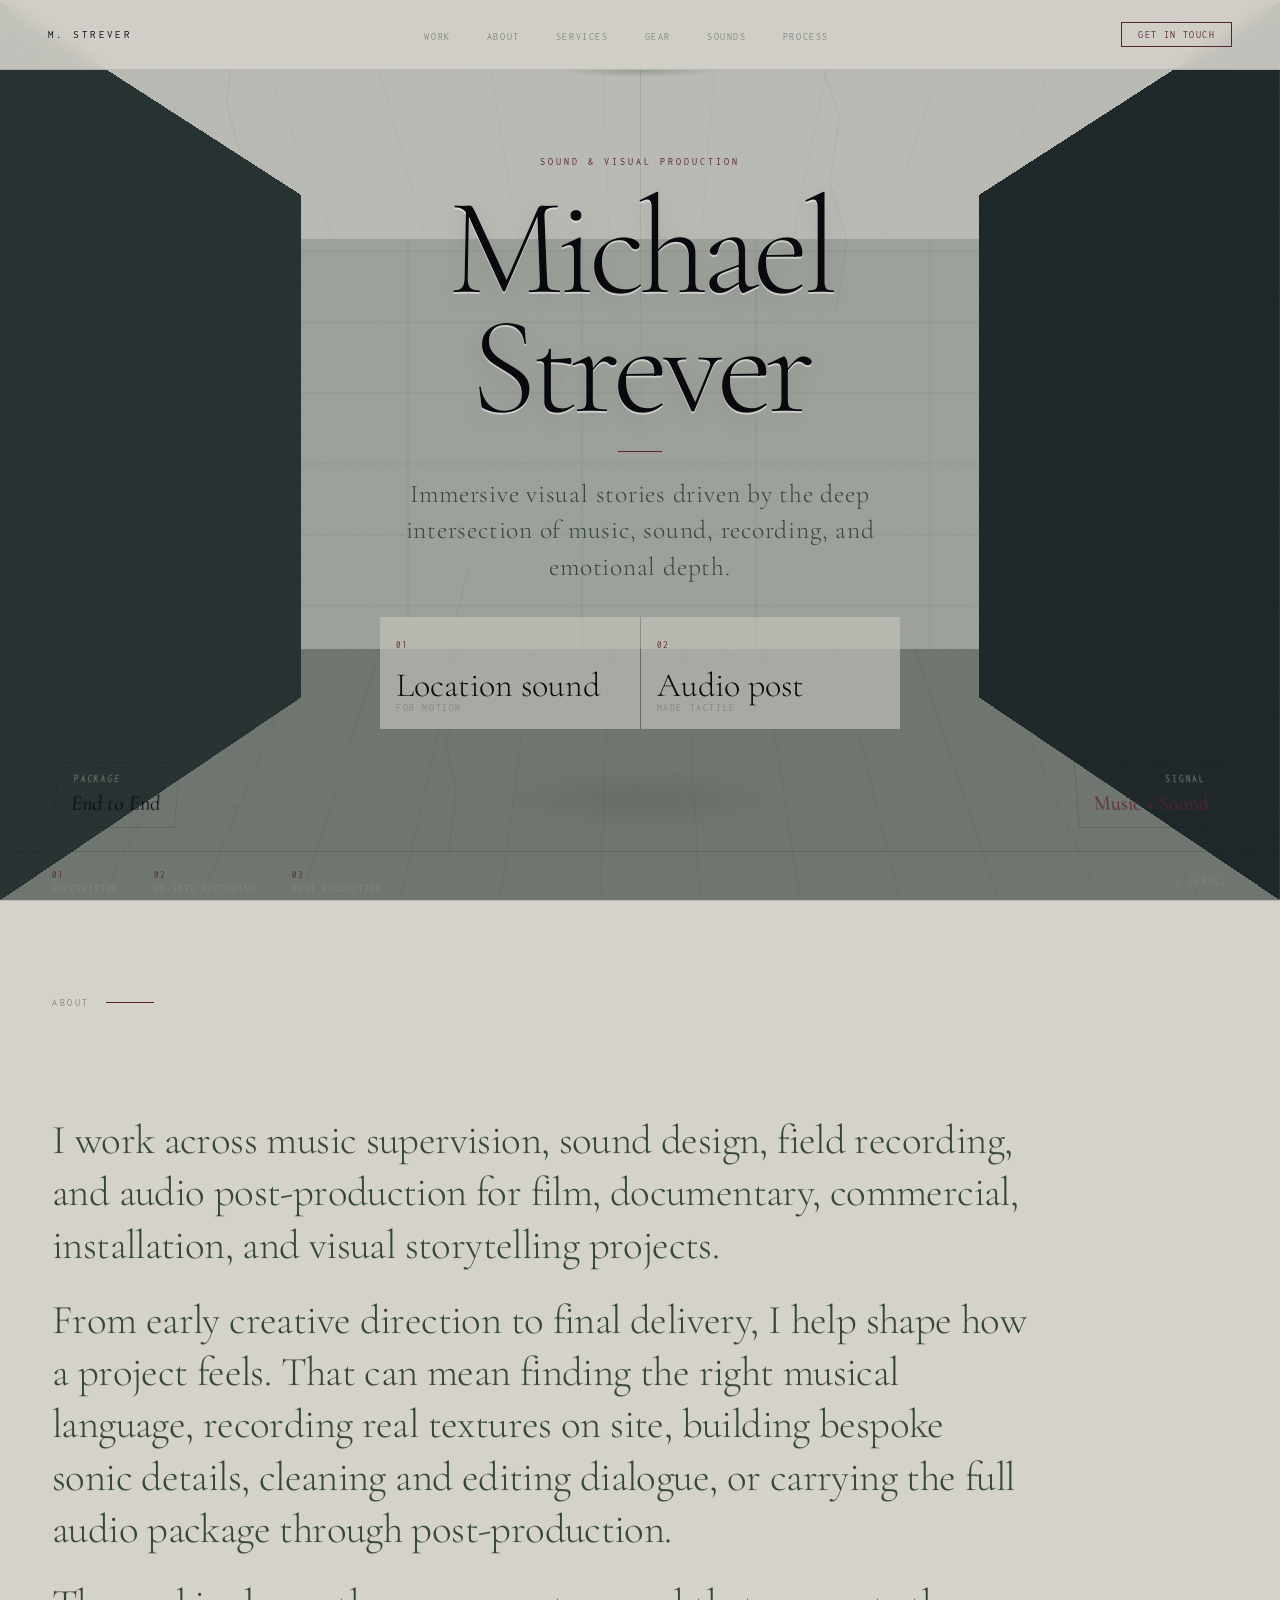
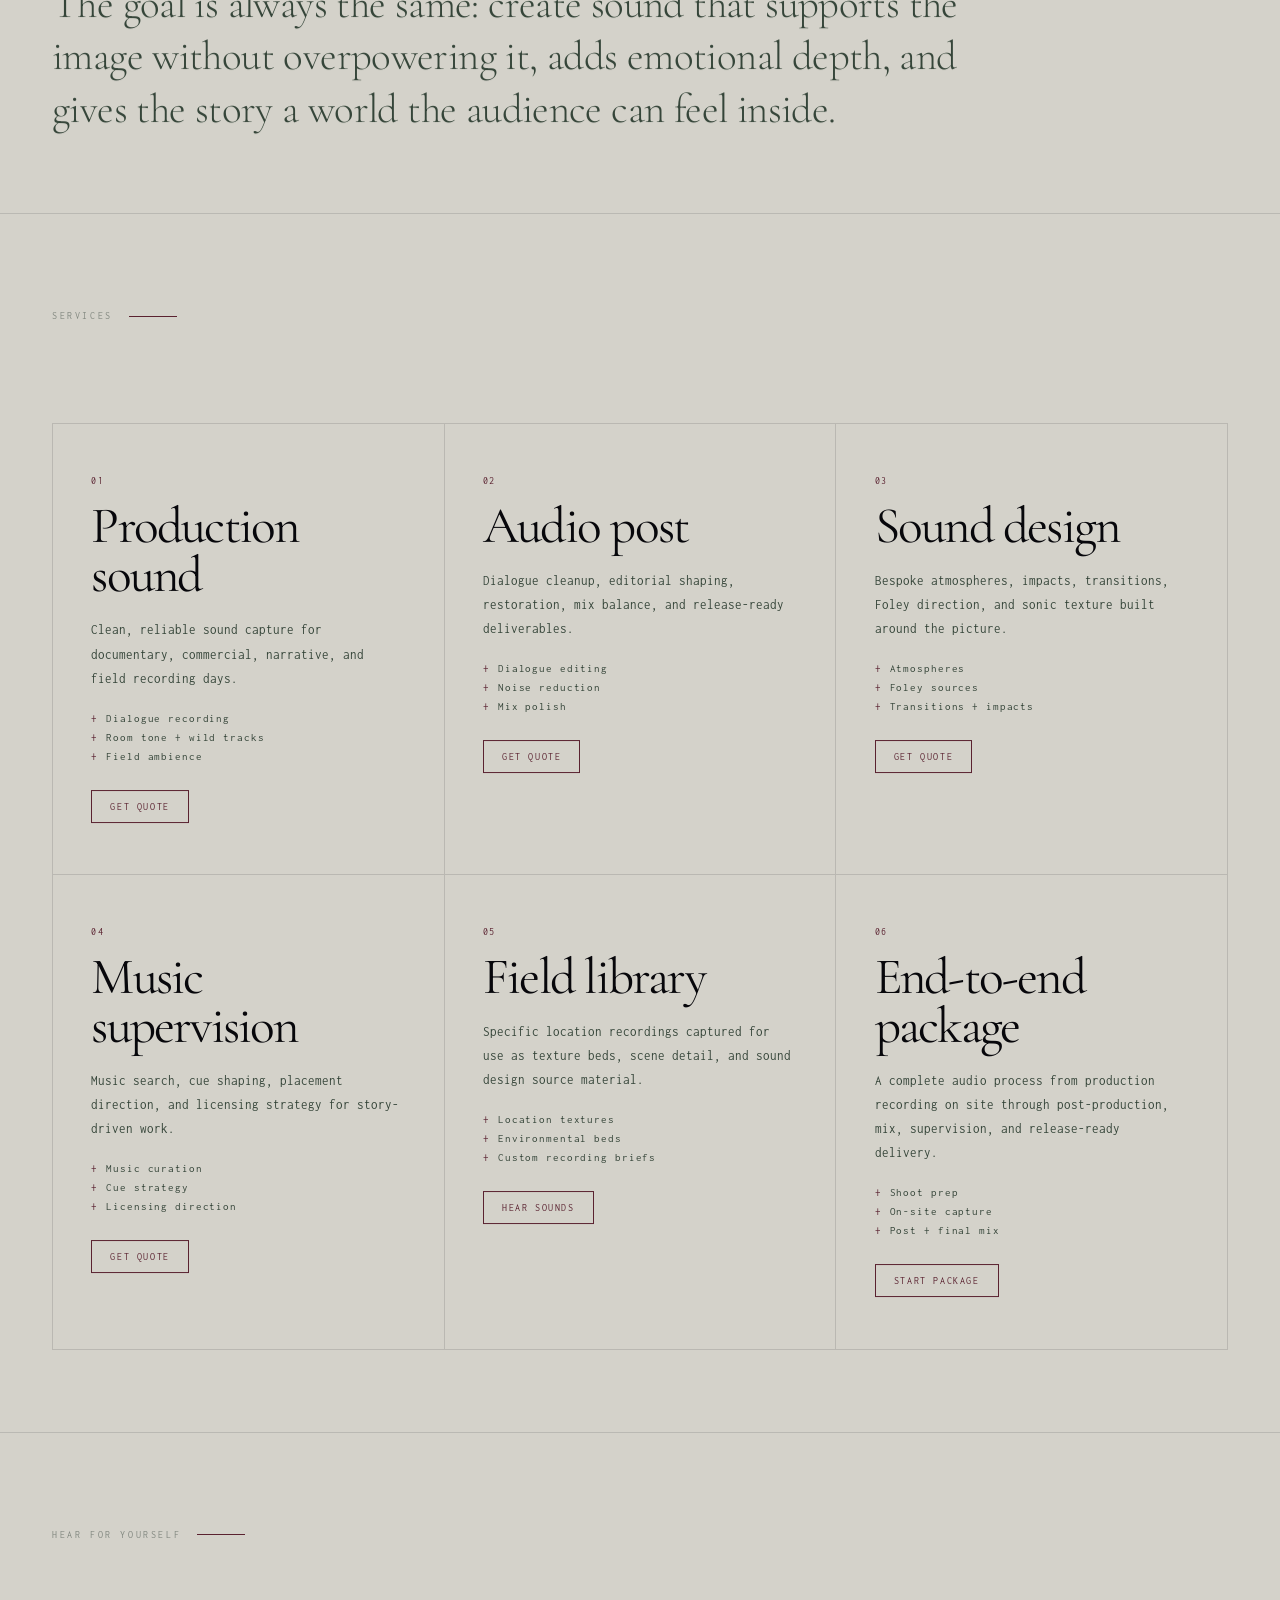
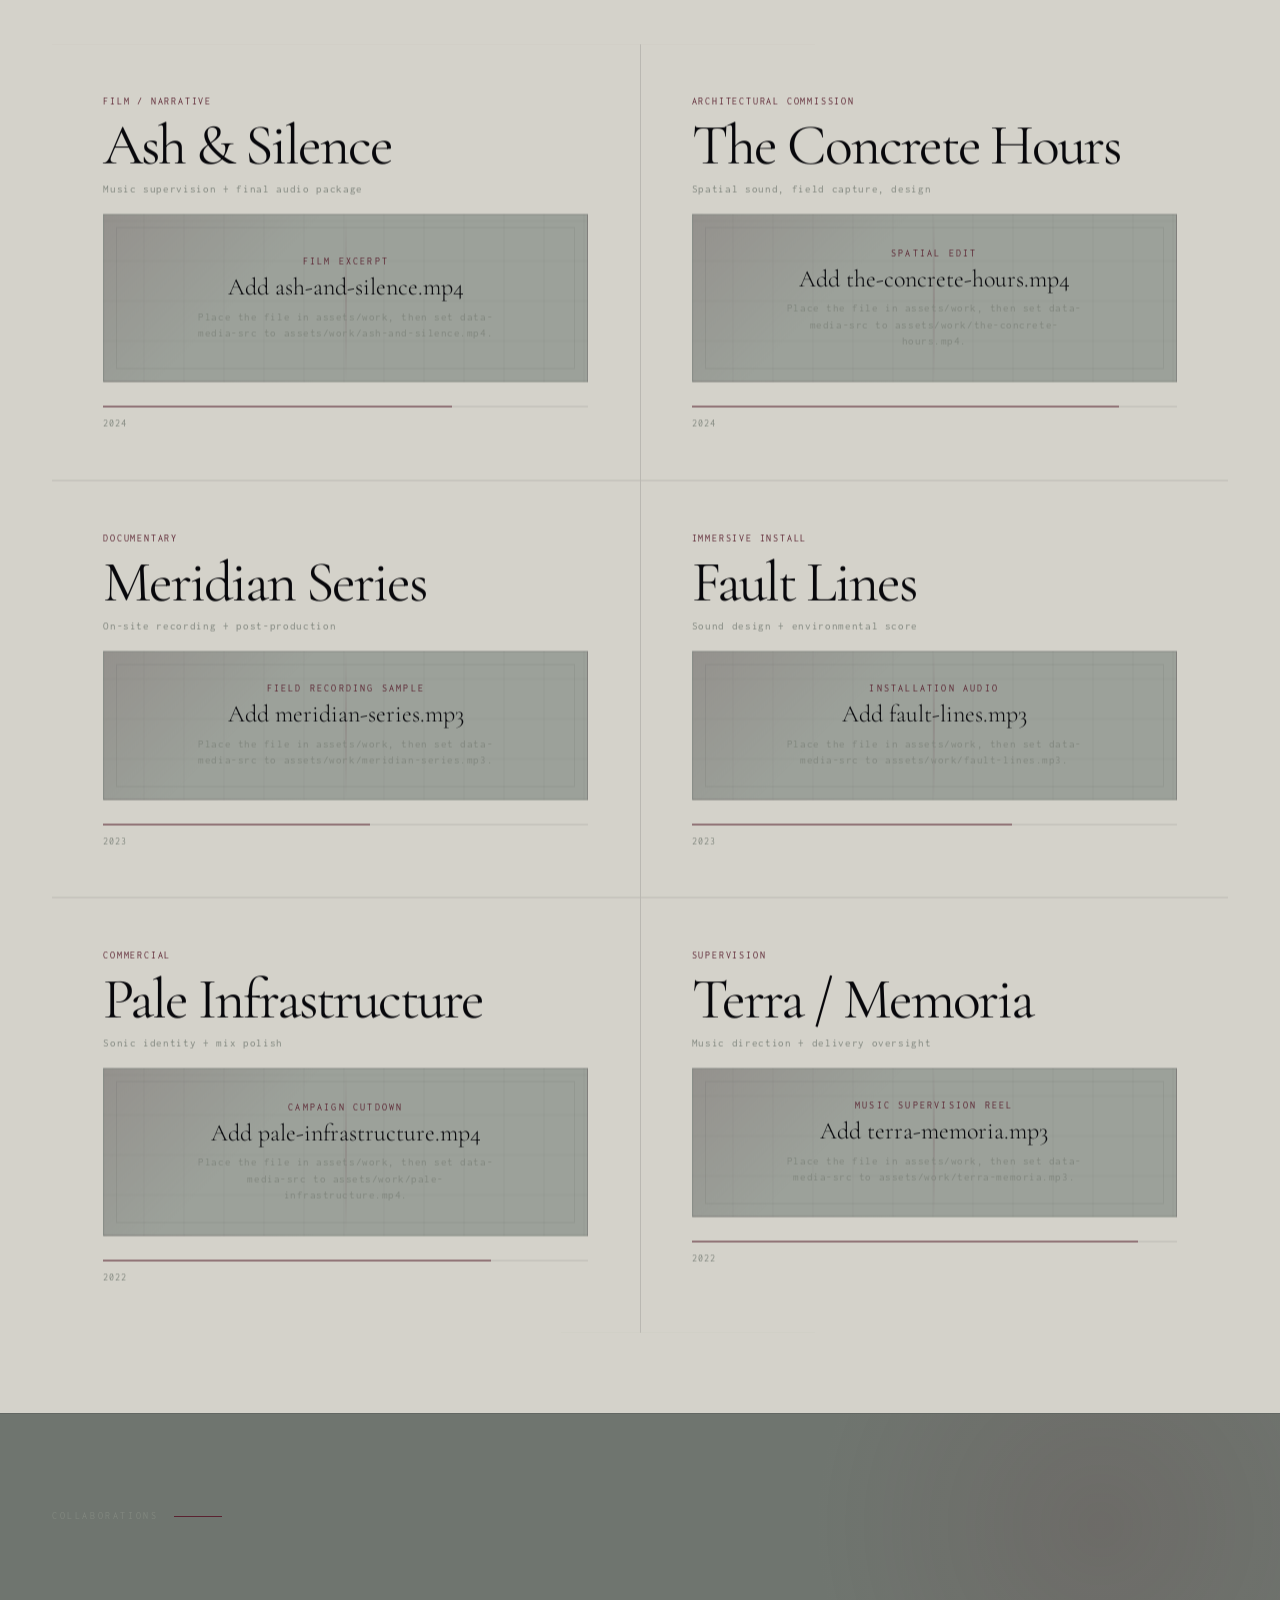
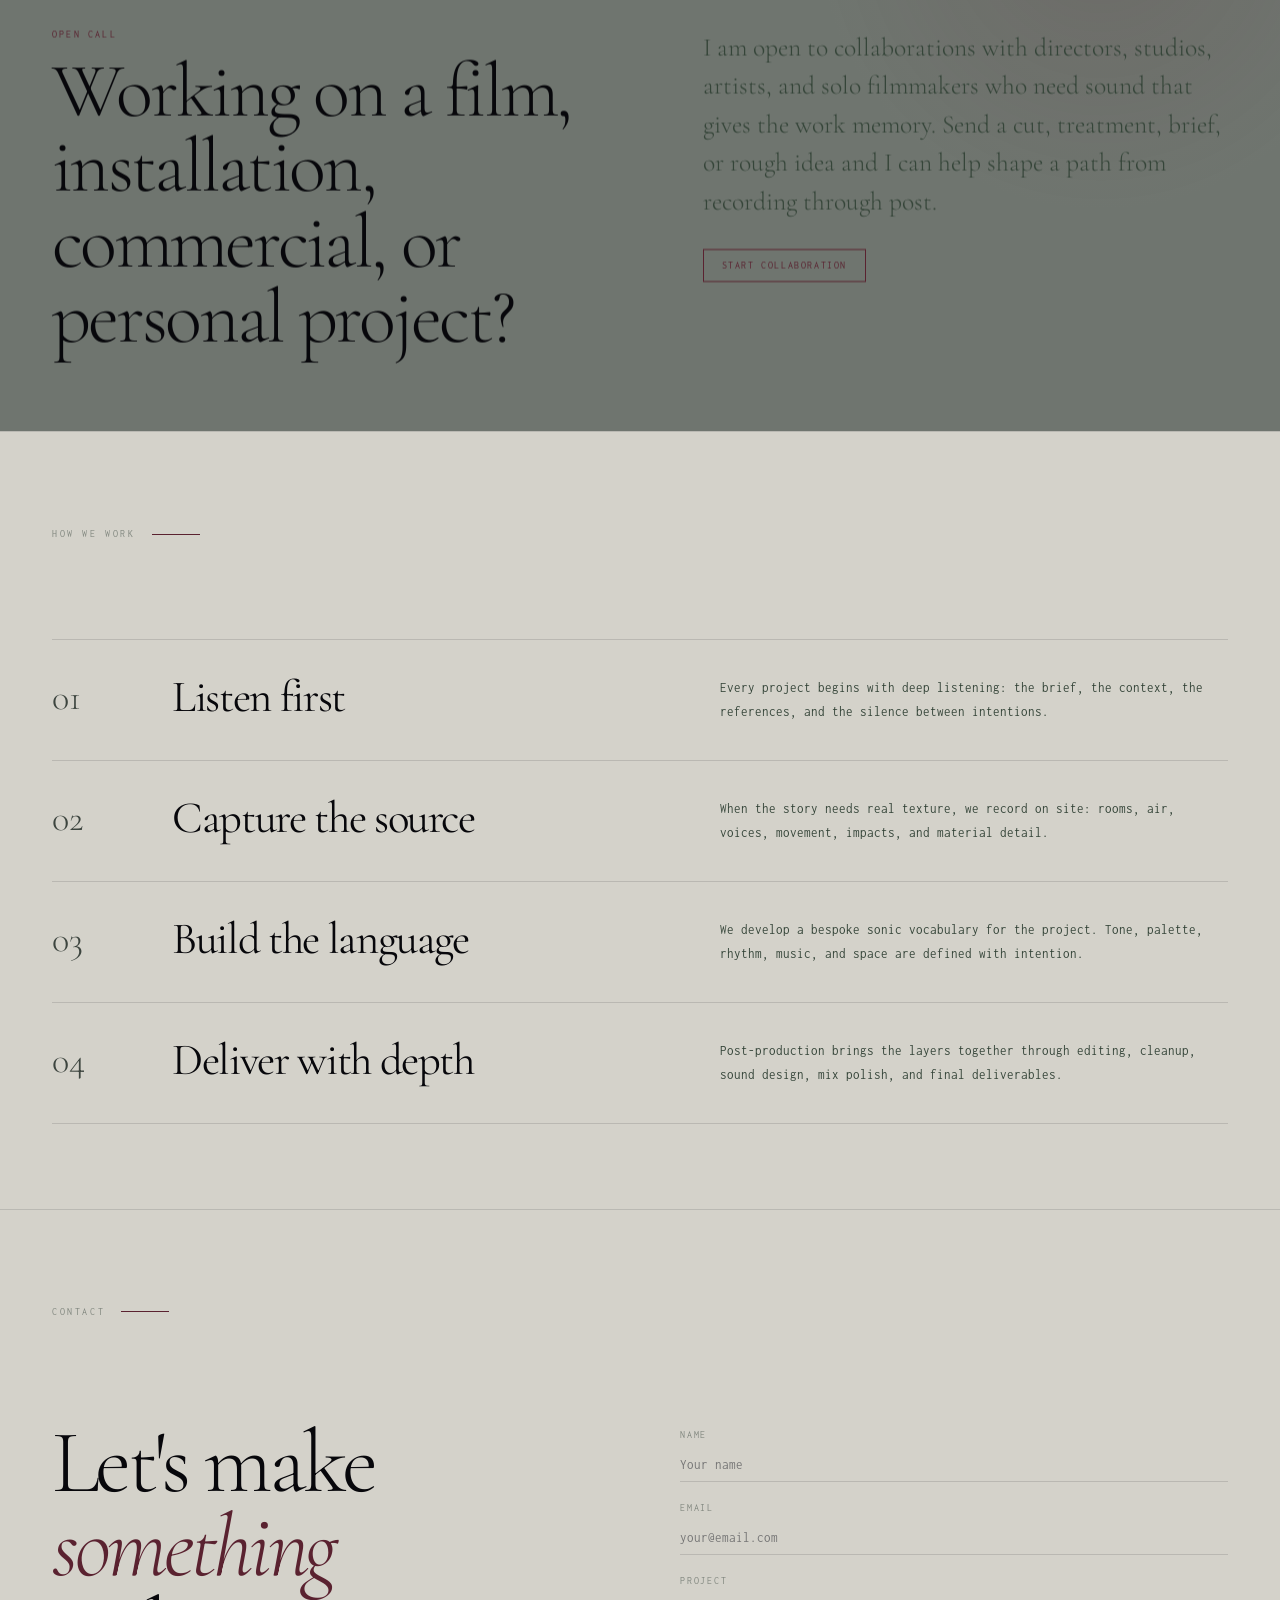
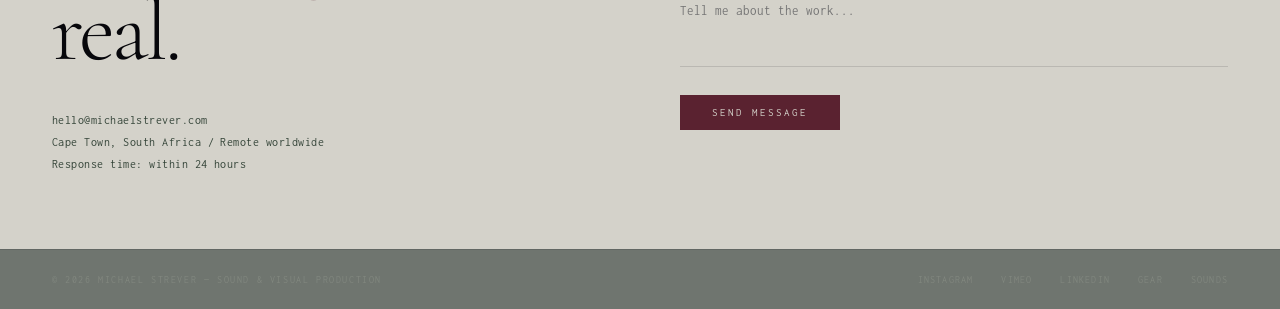
<file: index.html>
<!doctype html>
<html lang="en">
  <head>
    <meta charset="utf-8">
    <meta name="viewport" content="width=device-width, initial-scale=1">
    <meta
      name="description"
      content="Michael Strever creates immersive sound and visual production packages, from high-level supervision and on-site recording through audio post-production."
    >
    <title>Michael Strever &mdash; Sound & Visual Production</title>
    <link rel="preconnect" href="https://fonts.googleapis.com">
    <link rel="preconnect" href="https://fonts.gstatic.com" crossorigin>
    <link
      href="https://fonts.googleapis.com/css2?family=Cormorant+Garamond:ital,wght@0,300;0,400;0,500;0,600;1,300;1,400&family=Inconsolata:wght@300;400;500&display=swap"
      rel="stylesheet"
    >
    <link rel="stylesheet" href="styles.css">
  </head>
  <body>
    <nav class="nav" aria-label="Primary navigation">
      <a class="nav-logo" href="index.html#home">M. Strever</a>
      <ul class="nav-links">
        <li><a href="index.html#work">Work</a></li>
        <li><a href="index.html#about">About</a></li>
        <li><a href="index.html#services">Services</a></li>
        <li><a href="gear.html">Gear</a></li>
        <li><a href="location-sounds.html">Sounds</a></li>
        <li><a href="index.html#process">Process</a></li>
      </ul>
      <a href="index.html#contact" class="nav-contact">Get in touch</a>
    </nav>

    <main>
      <section class="hero" id="home">
        <div class="room" aria-hidden="true">
          <div class="wall-back"></div>
          <div class="wall-floor"></div>
          <div class="wall-ceiling"></div>
          <div class="wall-left"></div>
          <div class="wall-right"></div>

          <div class="light-pool"></div>
          <div class="light-beam"></div>
          <div class="light-floor"></div>

          <svg class="cracks" viewBox="0 0 1200 800" xmlns="http://www.w3.org/2000/svg" preserveAspectRatio="none">
            <path d="M210 0 L218 52 L212 96 L226 144 L220 198 L236 258 L228 320" />
            <path d="M226 144 L252 152 L278 146 L296 154" class="crack-soft" />
            <path d="M220 198 L248 206 L272 200 L300 208" class="crack-soft" />
            <path d="M780 0 L771 62 L787 108 L778 170 L794 224 L784 290" />
            <path d="M787 108 L814 116 L840 110 L862 118" class="crack-soft" />
            <path d="M420 800 L428 740 L418 698 L432 648 L424 590 L440 530" />
            <path d="M432 648 L458 642 L482 650 L510 644" class="crack-soft" />
            <path d="M680 800 L688 752 L678 712 L692 664 L682 610" class="crack-soft" />
            <path d="M100 400 L150 408 L200 400 L260 408 L320 400" class="crack-hairline" />
            <path d="M880 340 L930 348 L980 340 L1040 346 L1100 340 L1160 346" class="crack-hairline" />
            <path d="M480 0 L474 38 L482 70 L476 108 L488 140" class="crack-hairline" />
            <path d="M0 260 L60 268 L110 260 L170 268 L230 260" class="crack-hairline" />
            <path d="M950 560 L1000 568 L1050 560 L1100 566 L1160 558" class="crack-hairline" />
          </svg>

          <div class="wall-label wall-label-left">Sound &mdash; Vision &mdash; Depth</div>
          <div class="wall-label wall-label-right">Michael Strever &mdash; Audio Architecture</div>

          <div class="floor-stamp floor-stamp-left">
            <span class="stamp-label">Package</span>
            <span class="stamp-val">End to End</span>
          </div>
          <div class="floor-stamp floor-stamp-right">
            <span class="stamp-label">Signal</span>
            <span class="stamp-val stamp-val--maroon">Music + Sound</span>
          </div>
        </div>

        <div class="hero-content scroll-drift" data-scroll-drift="26">
          <p class="hero-eyebrow">Sound & Visual Production</p>
          <h1 class="hero-name">Michael<br>Strever</h1>
          <div class="hero-rule"></div>
          <p class="hero-tagline">
            Immersive visual stories driven by the deep intersection of music,
            sound, recording, and emotional depth.
          </p>
          <div class="hero-panels" aria-label="Primary service paths">
            <a href="#services" class="hero-panel">
              <span>01</span>
              <strong>Location sound</strong>
              <em>for motion</em>
            </a>
            <a href="#work" class="hero-panel">
              <span>02</span>
              <strong>Audio post</strong>
              <em>made tactile</em>
            </a>
          </div>
        </div>

        <div class="hero-bottom scroll-drift" data-scroll-drift="-12">
          <div class="hero-services" aria-label="Core services">
            <div class="svc-item"><span class="svc-num">01</span><span class="svc-name">Supervision</span></div>
            <div class="svc-item"><span class="svc-num">02</span><span class="svc-name">On-site recording</span></div>
            <div class="svc-item"><span class="svc-num">03</span><span class="svc-name">Post production</span></div>
          </div>
          <span class="scroll-hint">&darr; Scroll</span>
        </div>
      </section>

      <section id="about">
        <div class="section-label">About</div>
        <div class="about-grid reveal" data-scroll-drift="18">
          <div class="about-body">
            <p>
              I work across music supervision, sound design, field recording,
              and audio post-production for film, documentary, commercial,
              installation, and visual storytelling projects.
            </p>
            <p>
              From early creative direction to final delivery, I help shape how
              a project feels. That can mean finding the right musical language,
              recording real textures on site, building bespoke sonic details,
              cleaning and editing dialogue, or carrying the full audio package
              through post-production.
            </p>
            <p>
              The goal is always the same: create sound that supports the image
              without overpowering it, adds emotional depth, and gives the story
              a world the audience can feel inside.
            </p>
          </div>
        </div>
      </section>

      <section id="services">
        <div class="section-label">Services</div>
        <div class="services-grid reveal" data-scroll-drift="14">
          <article class="service-card">
            <div class="service-num">01</div>
            <h2 class="service-title">Production sound</h2>
            <p class="service-desc">
              Clean, reliable sound capture for documentary, commercial,
              narrative, and field recording days.
            </p>
            <ul class="service-list">
              <li>Dialogue recording</li>
              <li>Room tone + wild tracks</li>
              <li>Field ambience</li>
            </ul>
            <a class="service-link" href="#contact">Get quote</a>
          </article>
          <article class="service-card">
            <div class="service-num">02</div>
            <h2 class="service-title">Audio post</h2>
            <p class="service-desc">
              Dialogue cleanup, editorial shaping, restoration, mix balance,
              and release-ready deliverables.
            </p>
            <ul class="service-list">
              <li>Dialogue editing</li>
              <li>Noise reduction</li>
              <li>Mix polish</li>
            </ul>
            <a class="service-link" href="#contact">Get quote</a>
          </article>
          <article class="service-card">
            <div class="service-num">03</div>
            <h2 class="service-title">Sound design</h2>
            <p class="service-desc">
              Bespoke atmospheres, impacts, transitions, Foley direction, and
              sonic texture built around the picture.
            </p>
            <ul class="service-list">
              <li>Atmospheres</li>
              <li>Foley sources</li>
              <li>Transitions + impacts</li>
            </ul>
            <a class="service-link" href="#contact">Get quote</a>
          </article>
          <article class="service-card">
            <div class="service-num">04</div>
            <h2 class="service-title">Music supervision</h2>
            <p class="service-desc">
              Music search, cue shaping, placement direction, and licensing
              strategy for story-driven work.
            </p>
            <ul class="service-list">
              <li>Music curation</li>
              <li>Cue strategy</li>
              <li>Licensing direction</li>
            </ul>
            <a class="service-link" href="#contact">Get quote</a>
          </article>
          <article class="service-card">
            <div class="service-num">05</div>
            <h2 class="service-title">Field library</h2>
            <p class="service-desc">
              Specific location recordings captured for use as texture beds,
              scene detail, and sound design source material.
            </p>
            <ul class="service-list">
              <li>Location textures</li>
              <li>Environmental beds</li>
              <li>Custom recording briefs</li>
            </ul>
            <a class="service-link" href="location-sounds.html">Hear sounds</a>
          </article>
          <article class="service-card">
            <div class="service-num">06</div>
            <h2 class="service-title">End-to-end package</h2>
            <p class="service-desc">
              A complete audio process from production recording on site through
              post-production, mix, supervision, and release-ready delivery.
            </p>
            <ul class="service-list">
              <li>Shoot prep</li>
              <li>On-site capture</li>
              <li>Post + final mix</li>
            </ul>
            <a class="service-link" href="#contact">Start package</a>
          </article>
        </div>
      </section>

      <section id="work">
        <div class="section-label">Hear for yourself</div>
        <div class="work-grid reveal" data-scroll-drift="16">
          <article class="work-item">
            <div class="work-tag">Film / Narrative</div>
            <h2 class="work-title">Ash & Silence</h2>
            <div class="work-client">Music supervision + final audio package</div>
            <div
              class="work-media"
              data-media-type="video"
              data-media-label="Film excerpt"
              data-media-file="ash-and-silence.mp4"
              data-media-src=""
              data-media-poster=""
            ></div>
            <div class="work-bar"><div class="work-bar-fill" style="width: 0" data-width="72%"></div></div>
            <div class="work-year">2024</div>
          </article>
          <article class="work-item">
            <div class="work-tag">Architectural commission</div>
            <h2 class="work-title">The Concrete Hours</h2>
            <div class="work-client">Spatial sound, field capture, design</div>
            <div
              class="work-media"
              data-media-type="video"
              data-media-label="Spatial edit"
              data-media-file="the-concrete-hours.mp4"
              data-media-src=""
              data-media-poster=""
            ></div>
            <div class="work-bar"><div class="work-bar-fill" style="width: 0" data-width="88%"></div></div>
            <div class="work-year">2024</div>
          </article>
          <article class="work-item">
            <div class="work-tag">Documentary</div>
            <h2 class="work-title">Meridian Series</h2>
            <div class="work-client">On-site recording + post-production</div>
            <div
              class="work-media"
              data-media-type="audio"
              data-media-label="Field recording sample"
              data-media-file="meridian-series.mp3"
              data-media-src=""
            ></div>
            <div class="work-bar"><div class="work-bar-fill" style="width: 0" data-width="55%"></div></div>
            <div class="work-year">2023</div>
          </article>
          <article class="work-item">
            <div class="work-tag">Immersive install</div>
            <h2 class="work-title">Fault Lines</h2>
            <div class="work-client">Sound design + environmental score</div>
            <div
              class="work-media"
              data-media-type="audio"
              data-media-label="Installation audio"
              data-media-file="fault-lines.mp3"
              data-media-src=""
            ></div>
            <div class="work-bar"><div class="work-bar-fill" style="width: 0" data-width="66%"></div></div>
            <div class="work-year">2023</div>
          </article>
          <article class="work-item">
            <div class="work-tag">Commercial</div>
            <h2 class="work-title">Pale Infrastructure</h2>
            <div class="work-client">Sonic identity + mix polish</div>
            <div
              class="work-media"
              data-media-type="video"
              data-media-label="Campaign cutdown"
              data-media-file="pale-infrastructure.mp4"
              data-media-src=""
              data-media-poster=""
            ></div>
            <div class="work-bar"><div class="work-bar-fill" style="width: 0" data-width="80%"></div></div>
            <div class="work-year">2022</div>
          </article>
          <article class="work-item">
            <div class="work-tag">Supervision</div>
            <h2 class="work-title">Terra / Memoria</h2>
            <div class="work-client">Music direction + delivery oversight</div>
            <div
              class="work-media"
              data-media-type="audio"
              data-media-label="Music supervision reel"
              data-media-file="terra-memoria.mp3"
              data-media-src=""
            ></div>
            <div class="work-bar"><div class="work-bar-fill" style="width: 0" data-width="92%"></div></div>
            <div class="work-year">2022</div>
          </article>
        </div>
      </section>

      <section id="collaborate" class="collab-section">
        <div class="section-label">Collaborations</div>
        <div class="collab-inner reveal" data-scroll-drift="20">
          <div>
            <p class="collab-kicker">Open call</p>
            <h2>Working on a film, installation, commercial, or personal project?</h2>
          </div>
          <div>
            <p>
              I am open to collaborations with directors, studios, artists, and
              solo filmmakers who need sound that gives the work memory. Send a
              cut, treatment, brief, or rough idea and I can help shape a path
              from recording through post.
            </p>
            <a class="collab-link" href="#contact">Start collaboration</a>
          </div>
        </div>
      </section>

      <section id="process">
        <div class="section-label">How we work</div>
        <div class="process-list reveal" data-scroll-drift="12">
          <article class="process-item">
            <div class="process-num">01</div>
            <h2 class="process-title">Listen first</h2>
            <p class="process-desc">
              Every project begins with deep listening: the brief, the context,
              the references, and the silence between intentions.
            </p>
          </article>
          <article class="process-item">
            <div class="process-num">02</div>
            <h2 class="process-title">Capture the source</h2>
            <p class="process-desc">
              When the story needs real texture, we record on site: rooms, air,
              voices, movement, impacts, and material detail.
            </p>
          </article>
          <article class="process-item">
            <div class="process-num">03</div>
            <h2 class="process-title">Build the language</h2>
            <p class="process-desc">
              We develop a bespoke sonic vocabulary for the project. Tone,
              palette, rhythm, music, and space are defined with intention.
            </p>
          </article>
          <article class="process-item">
            <div class="process-num">04</div>
            <h2 class="process-title">Deliver with depth</h2>
            <p class="process-desc">
              Post-production brings the layers together through editing,
              cleanup, sound design, mix polish, and final deliverables.
            </p>
          </article>
        </div>
      </section>

      <section id="contact">
        <div class="section-label">Contact</div>
        <div class="contact-inner reveal" data-scroll-drift="16">
          <div>
            <h2 class="contact-heading">Let's make<br><em>something</em><br>real.</h2>
            <div class="contact-info">
              <a href="mailto:hello@michaelstrever.com">hello@michaelstrever.com</a>
              <span>Cape Town, South Africa / Remote worldwide</span>
              <span>Response time: within 24 hours</span>
            </div>
          </div>
          <form class="contact-right" action="mailto:hello@michaelstrever.com" method="post" enctype="text/plain">
            <label class="contact-field">
              <span>Name</span>
              <input type="text" name="name" placeholder="Your name">
            </label>
            <label class="contact-field">
              <span>Email</span>
              <input type="email" name="email" placeholder="your@email.com">
            </label>
            <label class="contact-field">
              <span>Project</span>
              <textarea name="project" rows="4" placeholder="Tell me about the work..."></textarea>
            </label>
            <button class="contact-submit" type="submit">Send message</button>
          </form>
        </div>
      </section>
    </main>

    <footer>
      <span class="footer-mark">&copy; 2026 Michael Strever &mdash; Sound & Visual Production</span>
      <div class="footer-right">
        <a href="#" aria-label="Instagram profile">Instagram</a>
        <a href="#" aria-label="Vimeo profile">Vimeo</a>
        <a href="#" aria-label="LinkedIn profile">LinkedIn</a>
        <a href="gear.html">Gear</a>
        <a href="location-sounds.html">Sounds</a>
      </div>
    </footer>

    <script src="script.js"></script>
  </body>
</html>
</file>
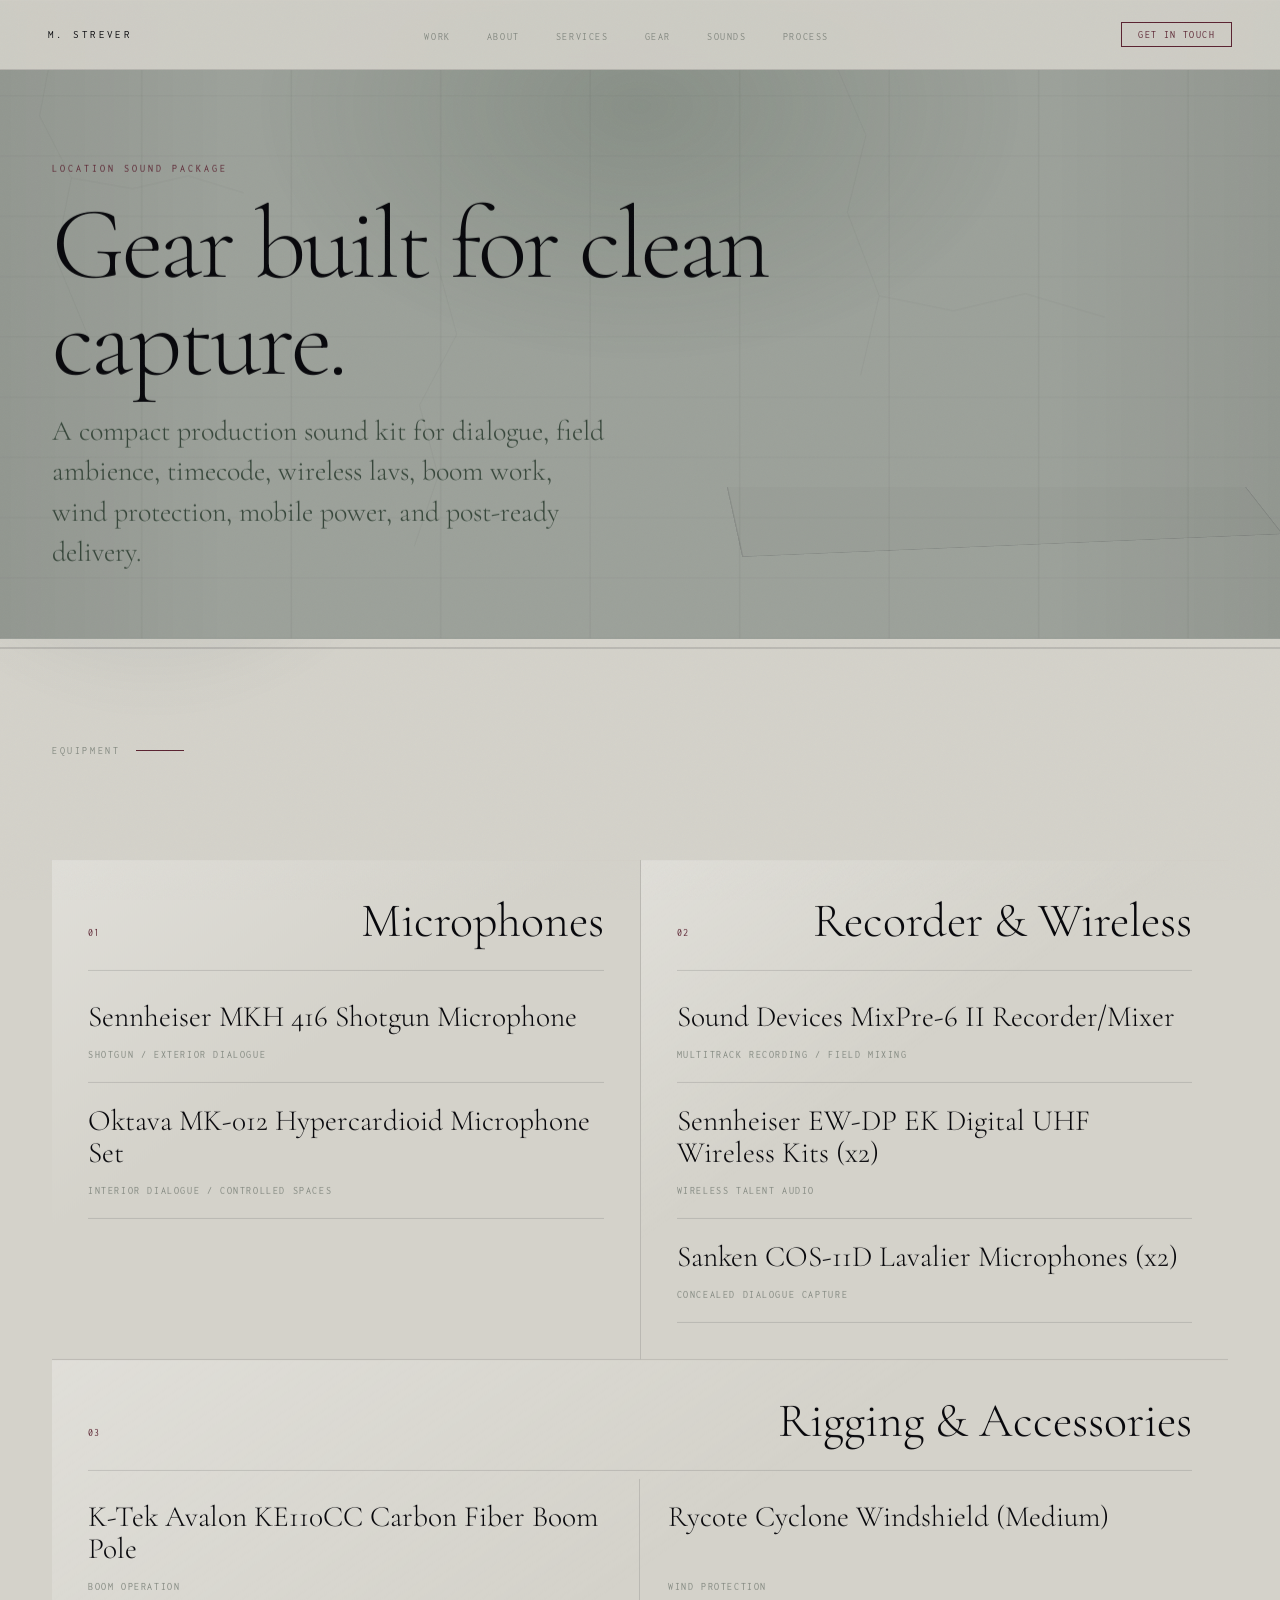
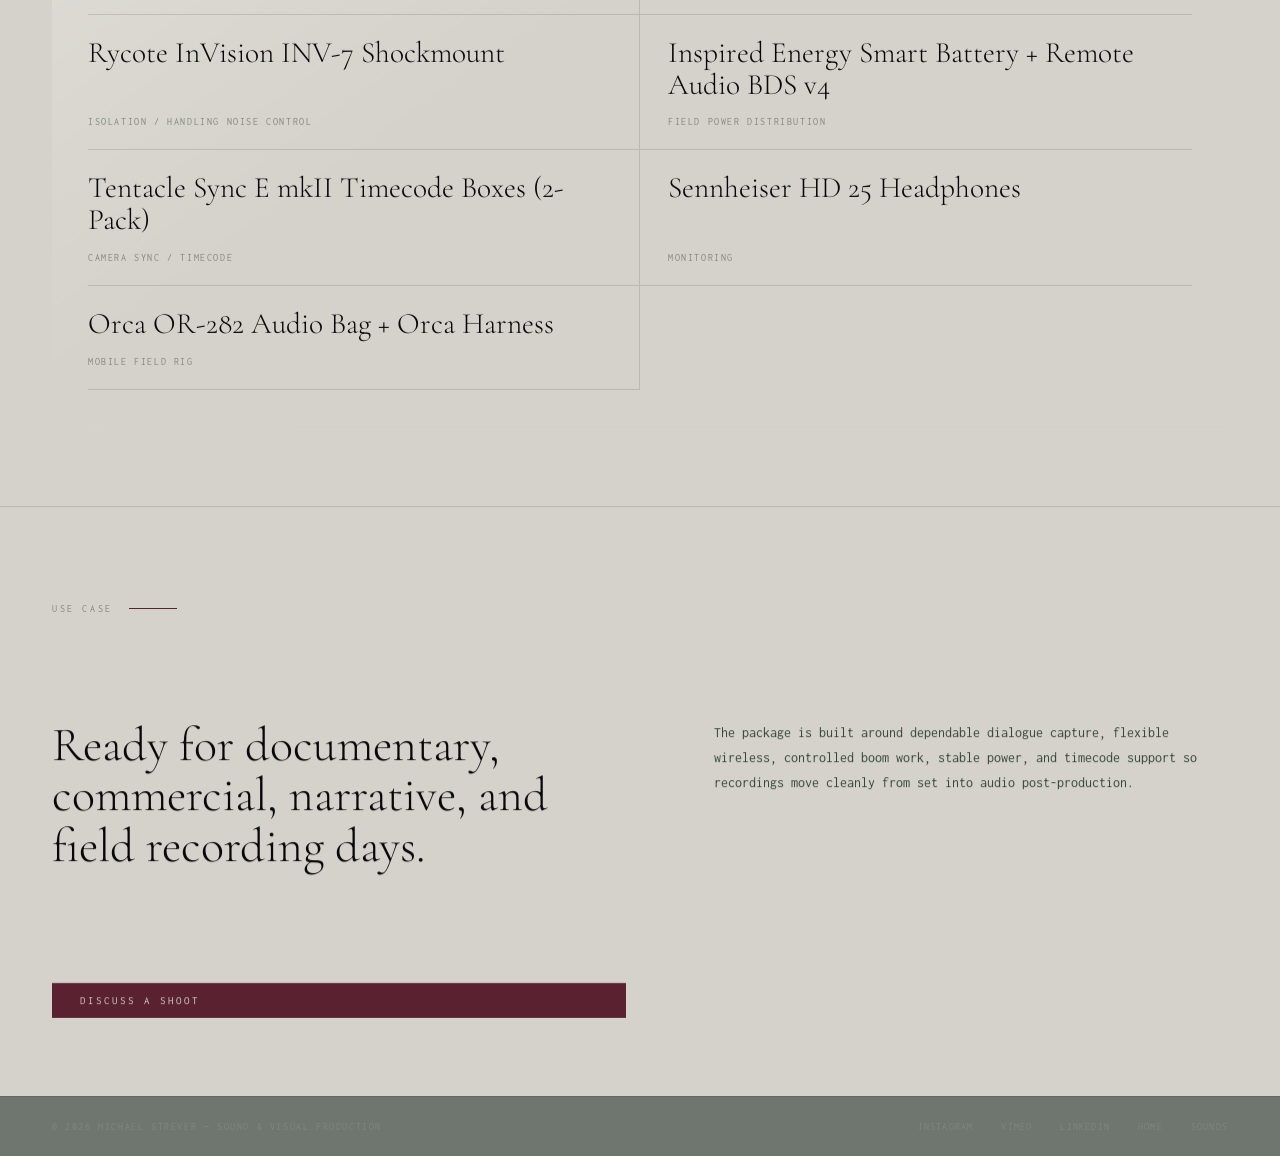
<file: gear.html>
<!doctype html>
<html lang="en">
  <head>
    <meta charset="utf-8">
    <meta name="viewport" content="width=device-width, initial-scale=1">
    <meta
      name="description"
      content="Michael Strever location sound gear package: microphones, recorder, wireless, timecode, boom, wind protection, power, and field accessories."
    >
    <title>Michael Strever &mdash; Gear</title>
    <link rel="preconnect" href="https://fonts.googleapis.com">
    <link rel="preconnect" href="https://fonts.gstatic.com" crossorigin>
    <link
      href="https://fonts.googleapis.com/css2?family=Cormorant+Garamond:ital,wght@0,300;0,400;0,500;0,600;1,300;1,400&family=Inconsolata:wght@300;400;500&display=swap"
      rel="stylesheet"
    >
    <link rel="stylesheet" href="styles.css">
  </head>
  <body>
    <nav class="nav" aria-label="Primary navigation">
      <a class="nav-logo" href="index.html#home">M. Strever</a>
      <ul class="nav-links">
        <li><a href="index.html#work">Work</a></li>
        <li><a href="index.html#about">About</a></li>
        <li><a href="index.html#services">Services</a></li>
        <li><a href="gear.html" aria-current="page">Gear</a></li>
        <li><a href="location-sounds.html">Sounds</a></li>
        <li><a href="index.html#process">Process</a></li>
      </ul>
      <a href="index.html#contact" class="nav-contact">Get in touch</a>
    </nav>

    <main class="gear-page">
      <section class="gear-hero">
        <div class="gear-hero__surface" aria-hidden="true">
          <svg class="gear-cracks" viewBox="0 0 1200 520" xmlns="http://www.w3.org/2000/svg" preserveAspectRatio="none">
            <path d="M140 0 L158 52 L148 118 L172 176 L160 250 L186 328" />
            <path d="M172 176 L218 186 L260 174 L302 190" />
            <path d="M760 0 L748 72 L770 136 L756 208 L780 286 L766 360" />
            <path d="M780 286 L836 300 L890 284 L950 306" />
            <path d="M430 520 L448 454 L434 388 L462 322 L446 250" />
          </svg>
        </div>
        <div class="gear-hero__content reveal" data-scroll-drift="24">
          <p class="hero-eyebrow">Location sound package</p>
          <h1 class="gear-title">Gear built for clean capture.</h1>
          <p class="gear-intro">
            A compact production sound kit for dialogue, field ambience,
            timecode, wireless lavs, boom work, wind protection, mobile power,
            and post-ready delivery.
          </p>
        </div>
      </section>

      <section class="gear-section">
        <div class="section-label">Equipment</div>
        <div class="gear-grid reveal" data-scroll-drift="16">
          <article class="gear-category">
            <div class="gear-category__header">
              <span>01</span>
              <h2>Microphones</h2>
            </div>
            <ul class="gear-list">
              <li>
                <span>Sennheiser MKH 416 Shotgun Microphone</span>
                <em>Shotgun / exterior dialogue</em>
              </li>
              <li>
                <span>Oktava MK-012 Hypercardioid Microphone Set</span>
                <em>Interior dialogue / controlled spaces</em>
              </li>
            </ul>
          </article>

          <article class="gear-category">
            <div class="gear-category__header">
              <span>02</span>
              <h2>Recorder & Wireless</h2>
            </div>
            <ul class="gear-list">
              <li>
                <span>Sound Devices MixPre-6 II Recorder/Mixer</span>
                <em>Multitrack recording / field mixing</em>
              </li>
              <li>
                <span>Sennheiser EW-DP EK Digital UHF Wireless Kits (x2)</span>
                <em>Wireless talent audio</em>
              </li>
              <li>
                <span>Sanken COS-11D Lavalier Microphones (x2)</span>
                <em>Concealed dialogue capture</em>
              </li>
            </ul>
          </article>

          <article class="gear-category gear-category--wide">
            <div class="gear-category__header">
              <span>03</span>
              <h2>Rigging & Accessories</h2>
            </div>
            <ul class="gear-list gear-list--two-column">
              <li>
                <span>K-Tek Avalon KE110CC Carbon Fiber Boom Pole</span>
                <em>Boom operation</em>
              </li>
              <li>
                <span>Rycote Cyclone Windshield (Medium)</span>
                <em>Wind protection</em>
              </li>
              <li>
                <span>Rycote InVision INV-7 Shockmount</span>
                <em>Isolation / handling noise control</em>
              </li>
              <li>
                <span>Inspired Energy Smart Battery + Remote Audio BDS v4</span>
                <em>Field power distribution</em>
              </li>
              <li>
                <span>Tentacle Sync E mkII Timecode Boxes (2-Pack)</span>
                <em>Camera sync / timecode</em>
              </li>
              <li>
                <span>Sennheiser HD 25 Headphones</span>
                <em>Monitoring</em>
              </li>
              <li>
                <span>Orca OR-282 Audio Bag + Orca Harness</span>
                <em>Mobile field rig</em>
              </li>
            </ul>
          </article>
        </div>
      </section>

      <section class="gear-note">
        <div class="section-label">Use case</div>
        <div class="gear-note__inner reveal" data-scroll-drift="18">
          <h2>Ready for documentary, commercial, narrative, and field recording days.</h2>
          <p>
            The package is built around dependable dialogue capture, flexible
            wireless, controlled boom work, stable power, and timecode support
            so recordings move cleanly from set into audio post-production.
          </p>
          <a href="index.html#contact" class="gear-link">Discuss a shoot</a>
        </div>
      </section>
    </main>

    <footer>
      <span class="footer-mark">&copy; 2026 Michael Strever &mdash; Sound & Visual Production</span>
      <div class="footer-right">
        <a href="#" aria-label="Instagram profile">Instagram</a>
        <a href="#" aria-label="Vimeo profile">Vimeo</a>
        <a href="#" aria-label="LinkedIn profile">LinkedIn</a>
        <a href="index.html#home">Home</a>
        <a href="location-sounds.html">Sounds</a>
      </div>
    </footer>

    <script src="script.js"></script>
  </body>
</html>
</file>
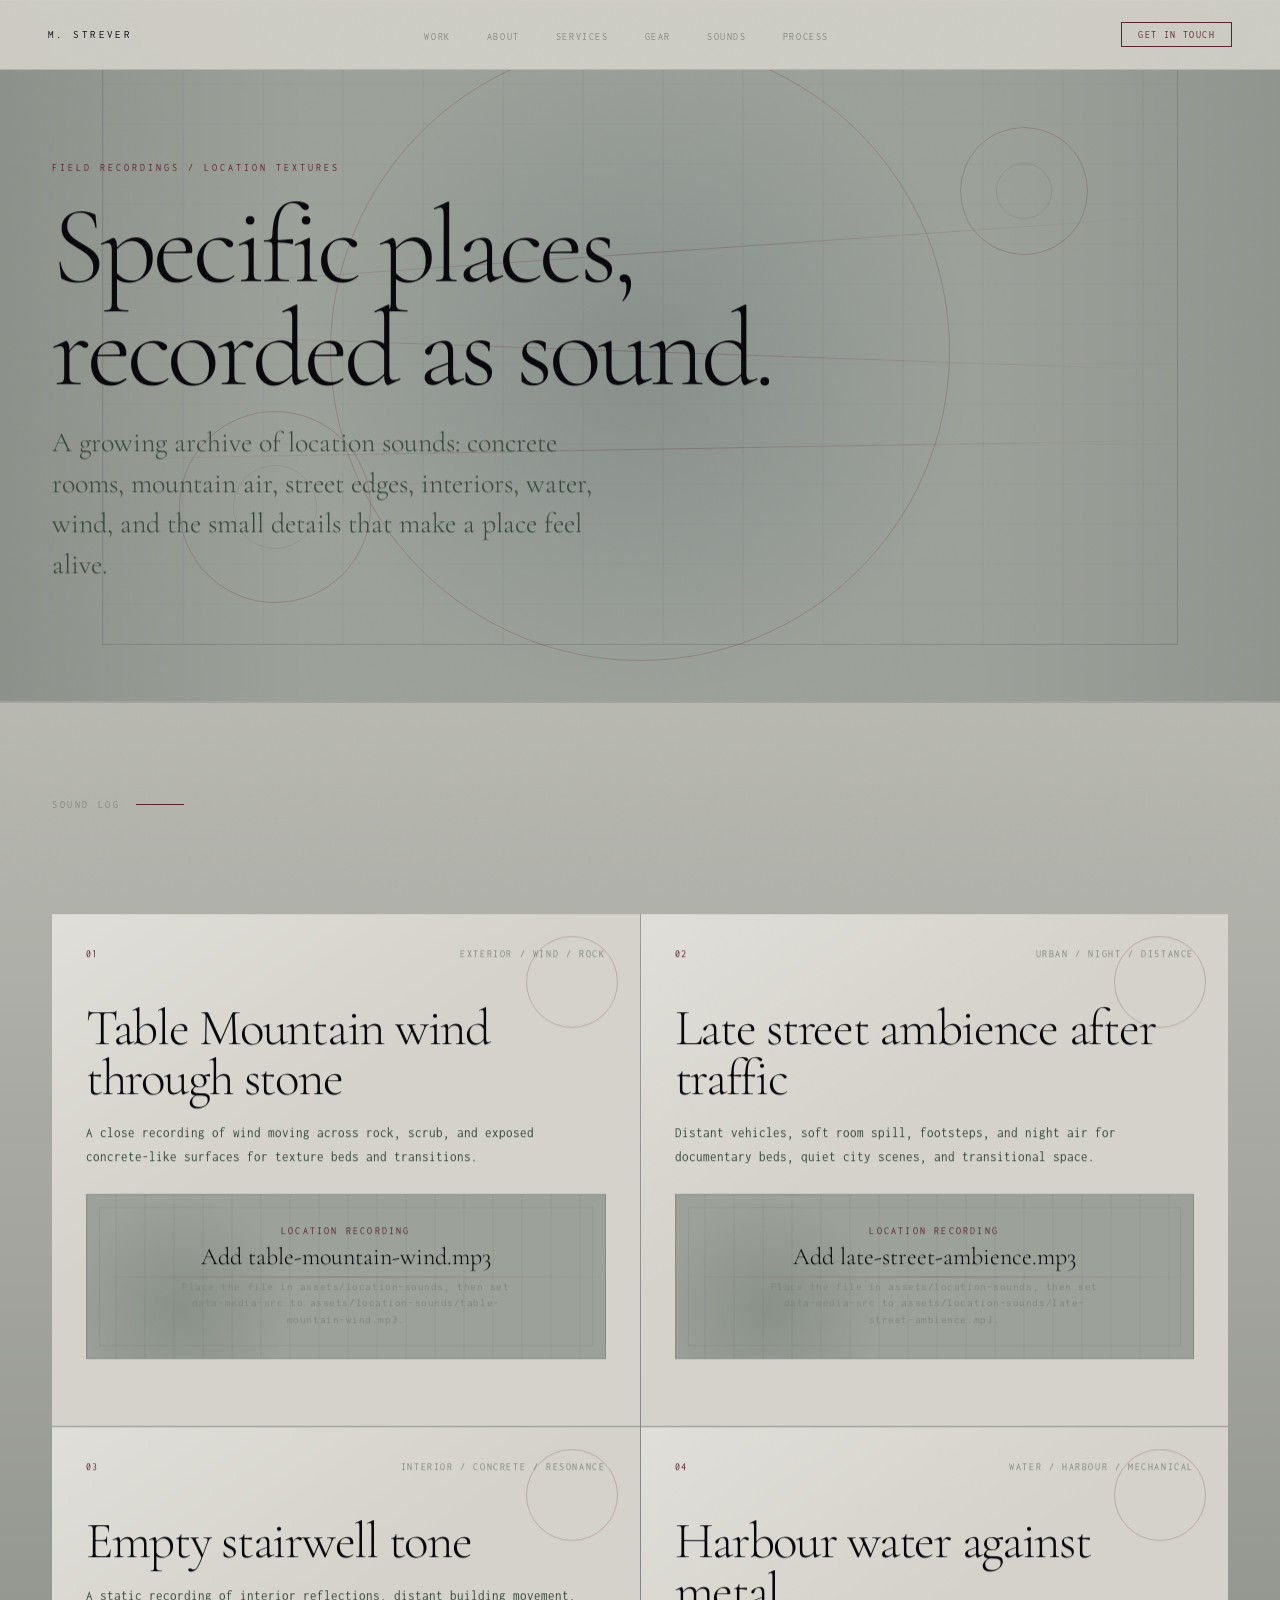
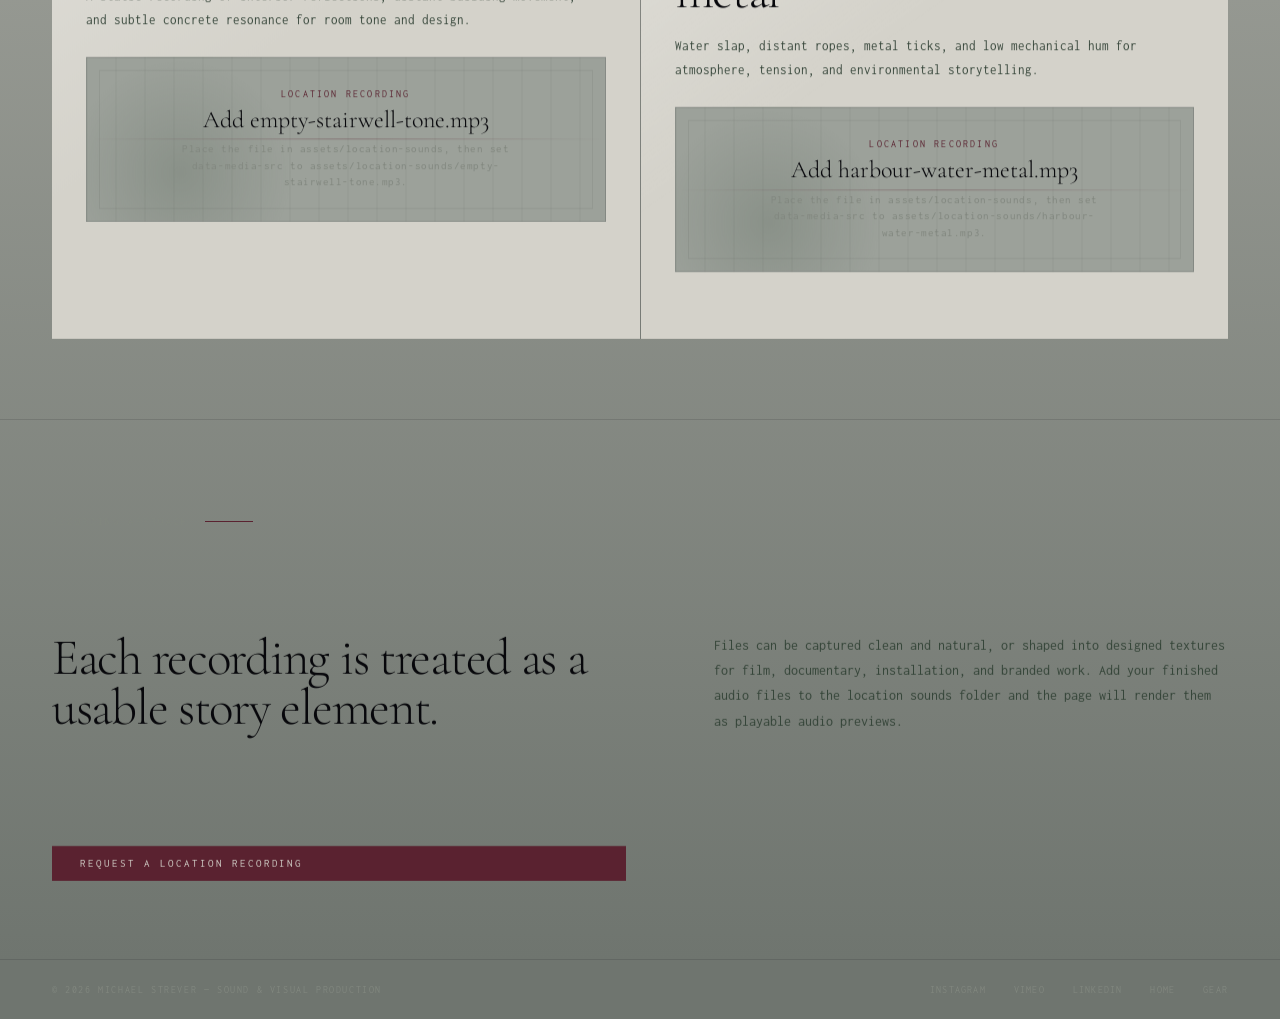
<file: location-sounds.html>
<!doctype html>
<html lang="en">
  <head>
    <meta charset="utf-8">
    <meta name="viewport" content="width=device-width, initial-scale=1">
    <meta
      name="description"
      content="Michael Strever location sound recordings: a field library of specific places, textures, ambiences, and sonic studies with audio previews."
    >
    <title>Michael Strever &mdash; Location Sounds</title>
    <link rel="preconnect" href="https://fonts.googleapis.com">
    <link rel="preconnect" href="https://fonts.gstatic.com" crossorigin>
    <link
      href="https://fonts.googleapis.com/css2?family=Cormorant+Garamond:ital,wght@0,300;0,400;0,500;0,600;1,300;1,400&family=Inconsolata:wght@300;400;500&display=swap"
      rel="stylesheet"
    >
    <link rel="stylesheet" href="styles.css">
  </head>
  <body>
    <nav class="nav" aria-label="Primary navigation">
      <a class="nav-logo" href="index.html#home">M. Strever</a>
      <ul class="nav-links">
        <li><a href="index.html#work">Work</a></li>
        <li><a href="index.html#about">About</a></li>
        <li><a href="index.html#services">Services</a></li>
        <li><a href="gear.html">Gear</a></li>
        <li><a href="location-sounds.html" aria-current="page">Sounds</a></li>
        <li><a href="index.html#process">Process</a></li>
      </ul>
      <a href="index.html#contact" class="nav-contact">Get in touch</a>
    </nav>

    <main class="locations-page">
      <section class="locations-hero">
        <div class="locations-hero__field" aria-hidden="true">
          <div class="field-line field-line--one"></div>
          <div class="field-line field-line--two"></div>
          <div class="field-line field-line--three"></div>
          <div class="field-pulse field-pulse--one"></div>
          <div class="field-pulse field-pulse--two"></div>
        </div>
        <div class="locations-hero__content reveal" data-scroll-drift="24">
          <p class="hero-eyebrow">Field recordings / location textures</p>
          <h1 class="locations-title">Specific places, recorded as sound.</h1>
          <p class="locations-intro">
            A growing archive of location sounds: concrete rooms, mountain air,
            street edges, interiors, water, wind, and the small details that make
            a place feel alive.
          </p>
        </div>
      </section>

      <section class="locations-section">
        <div class="section-label">Sound log</div>
        <div class="sound-grid reveal" data-scroll-drift="16">
          <article class="sound-card">
            <div class="sound-card__meta">
              <span>01</span>
              <em>Exterior / wind / rock</em>
            </div>
            <h2>Table Mountain wind through stone</h2>
            <p>
              A close recording of wind moving across rock, scrub, and exposed
              concrete-like surfaces for texture beds and transitions.
            </p>
            <div
              class="work-media location-media"
              data-media-type="audio"
              data-media-label="Location recording"
              data-media-file="table-mountain-wind.mp3"
              data-media-folder="assets/location-sounds"
              data-media-src=""
            ></div>
          </article>

          <article class="sound-card">
            <div class="sound-card__meta">
              <span>02</span>
              <em>Urban / night / distance</em>
            </div>
            <h2>Late street ambience after traffic</h2>
            <p>
              Distant vehicles, soft room spill, footsteps, and night air for
              documentary beds, quiet city scenes, and transitional space.
            </p>
            <div
              class="work-media location-media"
              data-media-type="audio"
              data-media-label="Location recording"
              data-media-file="late-street-ambience.mp3"
              data-media-folder="assets/location-sounds"
              data-media-src=""
            ></div>
          </article>

          <article class="sound-card">
            <div class="sound-card__meta">
              <span>03</span>
              <em>Interior / concrete / resonance</em>
            </div>
            <h2>Empty stairwell tone</h2>
            <p>
              A static recording of interior reflections, distant building
              movement, and subtle concrete resonance for room tone and design.
            </p>
            <div
              class="work-media location-media"
              data-media-type="audio"
              data-media-label="Location recording"
              data-media-file="empty-stairwell-tone.mp3"
              data-media-folder="assets/location-sounds"
              data-media-src=""
            ></div>
          </article>

          <article class="sound-card">
            <div class="sound-card__meta">
              <span>04</span>
              <em>Water / harbour / mechanical</em>
            </div>
            <h2>Harbour water against metal</h2>
            <p>
              Water slap, distant ropes, metal ticks, and low mechanical hum for
              atmosphere, tension, and environmental storytelling.
            </p>
            <div
              class="work-media location-media"
              data-media-type="audio"
              data-media-label="Location recording"
              data-media-file="harbour-water-metal.mp3"
              data-media-folder="assets/location-sounds"
              data-media-src=""
            ></div>
          </article>
        </div>
      </section>

      <section class="locations-note">
        <div class="section-label">Recording approach</div>
        <div class="locations-note__inner reveal" data-scroll-drift="18">
          <h2>Each recording is treated as a usable story element.</h2>
          <p>
            Files can be captured clean and natural, or shaped into designed
            textures for film, documentary, installation, and branded work. Add
            your finished audio files to the location sounds folder and the page
            will render them as playable audio previews.
          </p>
          <a href="index.html#contact" class="gear-link">Request a location recording</a>
        </div>
      </section>
    </main>

    <footer>
      <span class="footer-mark">&copy; 2026 Michael Strever &mdash; Sound & Visual Production</span>
      <div class="footer-right">
        <a href="#" aria-label="Instagram profile">Instagram</a>
        <a href="#" aria-label="Vimeo profile">Vimeo</a>
        <a href="#" aria-label="LinkedIn profile">LinkedIn</a>
        <a href="index.html#home">Home</a>
        <a href="gear.html">Gear</a>
      </div>
    </footer>

    <script src="script.js"></script>
  </body>
</html>
</file>
<file: styles.css>
*,
*::before,
*::after {
  box-sizing: border-box;
  margin: 0;
  padding: 0;
}

:root {
  --cream: #d4d2ca;
  --cream-mid: #9ca19a;
  --cream-dark: #6f756f;
  --cream-deep: #3d453f;
  --wall-left: #263131;
  --wall-right: #1d2628;
  --ink: #07070b;
  --ink-mid: #10212b;
  --ink-light: #354539;
  --ink-ghost: #81877f;
  --maroon: #5a2230;
  --maroon-dim: #2a101a;
  --navy: #102836;
  --navy-dim: #080d15;
  --avocado: #304334;
  --accent-rgb: 90, 34, 48;
  --navy-rgb: 16, 40, 54;
  --avocado-rgb: 48, 67, 52;
  --paper-rgb: 212, 210, 202;
  --black-rgb: 7, 7, 11;
  --border: rgba(7, 7, 11, 0.12);
  --border-soft: rgba(7, 7, 11, 0.07);
  --font-display: "Cormorant Garamond", Georgia, serif;
  --font-mono: "Inconsolata", monospace;
}

html {
  scroll-behavior: smooth;
}

body {
  overflow-x: hidden;
  background: var(--cream);
  color: var(--ink-mid);
  cursor: crosshair;
  font-family: var(--font-mono);
}

body::before {
  content: "";
  position: fixed;
  inset: 0;
  z-index: 9999;
  pointer-events: none;
  opacity: 0.032;
  background-image: url("data:image/svg+xml,%3Csvg viewBox='0 0 256 256' xmlns='http://www.w3.org/2000/svg'%3E%3Cfilter id='noise'%3E%3CfeTurbulence type='fractalNoise' baseFrequency='0.9' numOctaves='4' stitchTiles='stitch'/%3E%3C/filter%3E%3Crect width='100%25' height='100%25' filter='url(%23noise)'/%3E%3C/svg%3E");
  background-size: 200px 200px;
}

::-webkit-scrollbar {
  width: 3px;
}

::-webkit-scrollbar-track {
  background: var(--cream);
}

::-webkit-scrollbar-thumb {
  background: var(--maroon);
}

a {
  color: inherit;
  text-decoration: none;
}

.nav {
  position: fixed;
  top: 0;
  left: 0;
  right: 0;
  z-index: 100;
  display: flex;
  align-items: center;
  justify-content: space-between;
  padding: 22px 48px;
  border-bottom: 0.5px solid var(--border);
  background: rgba(var(--paper-rgb), 0.9);
  backdrop-filter: blur(8px);
}

.nav-logo {
  color: var(--ink);
  font-size: 11px;
  font-weight: 400;
  letter-spacing: 0.22em;
  text-transform: uppercase;
}

.nav-links {
  display: flex;
  gap: 36px;
  list-style: none;
}

.nav-links a {
  color: var(--ink-ghost);
  font-size: 10px;
  letter-spacing: 0.16em;
  text-transform: uppercase;
  transition: color 0.2s;
}

.nav-links a:hover,
.nav-links a:focus-visible {
  color: var(--maroon);
}

.nav-contact {
  padding: 6px 16px;
  border: 0.5px solid var(--maroon);
  color: var(--maroon);
  font-size: 10px;
  letter-spacing: 0.14em;
  text-transform: uppercase;
  transition:
    background 0.2s,
    color 0.2s;
}

.nav-contact:hover,
.nav-contact:focus-visible {
  background: var(--maroon);
  color: var(--cream);
}

.hero {
  position: relative;
  height: 100vh;
  min-height: 600px;
  overflow: hidden;
  padding-top: 64px;
  perspective: 900px;
  perspective-origin: 50% 40%;
}

.room {
  position: absolute;
  inset: 0;
  transform-style: preserve-3d;
}

.wall-back {
  position: absolute;
  inset: 0;
  background-color: var(--cream-mid);
  background-image:
    repeating-linear-gradient(90deg, rgba(0, 0, 0, 0.055) 0, transparent 1px, transparent 119px, rgba(0, 0, 0, 0.055) 120px),
    repeating-linear-gradient(0deg, rgba(0, 0, 0, 0.055) 0, transparent 1px, transparent 59px, rgba(0, 0, 0, 0.055) 60px);
  transform: translateZ(-280px) scaleX(1.9) scaleY(1.55);
}

.wall-floor {
  position: absolute;
  bottom: 0;
  left: 0;
  width: 100%;
  height: 52%;
  background-color: var(--cream-dark);
  background-image:
    repeating-linear-gradient(90deg, rgba(0, 0, 0, 0.065) 0, transparent 1px, transparent 99px, rgba(0, 0, 0, 0.065) 100px),
    repeating-linear-gradient(0deg, rgba(0, 0, 0, 0.035) 0, transparent 1px, transparent 49px, rgba(0, 0, 0, 0.035) 50px);
  transform: rotateX(60deg);
  transform-origin: bottom center;
}

.wall-ceiling {
  position: absolute;
  top: 0;
  left: 0;
  width: 100%;
  height: 38%;
  background-color: #b9bab4;
  background-image:
    repeating-linear-gradient(90deg, rgba(0, 0, 0, 0.04) 0, transparent 1px, transparent 119px, rgba(0, 0, 0, 0.04) 120px),
    repeating-linear-gradient(0deg, rgba(0, 0, 0, 0.025) 0, transparent 1px, transparent 59px, rgba(0, 0, 0, 0.025) 60px);
  transform: rotateX(-54deg);
  transform-origin: top center;
}

.wall-left,
.wall-right {
  position: absolute;
  top: 0;
  width: 24%;
  height: 100%;
  background-image:
    repeating-linear-gradient(0deg, rgba(0, 0, 0, 0.06) 0, transparent 1px, transparent 59px, rgba(0, 0, 0, 0.06) 60px),
    repeating-linear-gradient(90deg, rgba(0, 0, 0, 0.035) 0, transparent 1px, transparent 39px, rgba(0, 0, 0, 0.035) 40px);
}

.wall-left {
  left: 0;
  background-color: var(--wall-left);
  transform: rotateY(44deg);
  transform-origin: left center;
}

.wall-right {
  right: 0;
  background-color: var(--wall-right);
  transform: rotateY(-44deg);
  transform-origin: right center;
}

.cracks {
  position: absolute;
  inset: 0;
  z-index: 2;
  pointer-events: none;
  transition: transform 0.08s linear;
}

.cracks path {
  fill: none;
  stroke: rgba(0, 0, 0, 0.07);
  stroke-width: 0.8;
}

.cracks .crack-soft {
  stroke: rgba(0, 0, 0, 0.045);
  stroke-width: 0.5;
}

.cracks .crack-hairline {
  opacity: 0.85;
  stroke: rgba(0, 0, 0, 0.04);
  stroke-width: 0.35;
}

.light-beam {
  position: absolute;
  top: 64px;
  left: 50%;
  z-index: 3;
  width: 1px;
  height: 46%;
  background: linear-gradient(to bottom, rgba(var(--avocado-rgb), 0.32), transparent);
  transform: translateX(-50%);
}

.light-pool {
  position: absolute;
  top: 64px;
  left: 50%;
  z-index: 3;
  width: 160px;
  height: 12px;
  background: radial-gradient(ellipse, rgba(var(--avocado-rgb), 0.24) 0%, transparent 70%);
  transform: translateX(-50%);
}

.light-floor {
  position: absolute;
  bottom: 8%;
  left: 50%;
  z-index: 3;
  width: 280px;
  height: 60px;
  background: radial-gradient(ellipse, rgba(var(--avocado-rgb), 0.16) 0%, transparent 70%);
  transform: translateX(-50%);
}

.wall-label {
  position: absolute;
  top: 50%;
  z-index: 5;
  color: rgba(60, 52, 40, 0.35);
  font-size: 9px;
  letter-spacing: 0.26em;
  text-transform: uppercase;
  writing-mode: vertical-rl;
}

.wall-label-left {
  left: 16px;
  transform: translateY(-50%) rotateY(44deg);
  transform-origin: left center;
}

.wall-label-right {
  right: 16px;
  transform: translateY(-50%) rotateY(-44deg);
  transform-origin: right center;
  writing-mode: vertical-lr;
}

.floor-stamp {
  position: absolute;
  z-index: 6;
  display: flex;
  flex-direction: column;
  gap: 3px;
  padding: 10px 16px;
  border: 0.5px solid var(--border);
}

.floor-stamp-left {
  bottom: 72px;
  left: 52px;
  transform: rotateX(10deg);
  transform-origin: bottom left;
}

.floor-stamp-right {
  right: 52px;
  bottom: 72px;
  text-align: right;
  transform: rotateX(10deg);
  transform-origin: bottom right;
}

.stamp-label {
  color: var(--ink-ghost);
  font-size: 9px;
  letter-spacing: 0.2em;
  text-transform: uppercase;
}

.stamp-val {
  margin-top: 3px;
  color: var(--ink);
  font-family: var(--font-display);
  font-size: 20px;
  font-weight: 400;
}

.stamp-val--maroon {
  color: var(--maroon);
}

.hero-content {
  position: absolute;
  inset: 0;
  z-index: 10;
  display: flex;
  flex-direction: column;
  align-items: center;
  justify-content: center;
  padding: 64px 48px 80px;
  text-align: center;
}

.hero-eyebrow {
  margin-bottom: 22px;
  color: var(--maroon);
  font-size: 10px;
  letter-spacing: 0.3em;
  text-transform: uppercase;
  opacity: 0;
  animation: fadeUp 0.9s 0.3s forwards;
}

.hero-name {
  color: var(--ink);
  font-family: var(--font-display);
  font-size: clamp(68px, 10.8vw, 144px);
  font-weight: 300;
  letter-spacing: -0.045em;
  line-height: 0.86;
  text-shadow:
    0 2px 0 rgba(255, 255, 255, 0.5),
    0 6px 24px rgba(0, 0, 0, 0.12);
  opacity: 0;
  animation: fadeUp 1s 0.55s forwards;
}

.hero-rule {
  width: 44px;
  height: 1px;
  margin: 24px auto;
  background: var(--maroon);
  opacity: 0;
  animation: fadeIn 0.8s 0.9s forwards;
}

.hero-tagline {
  max-width: 520px;
  color: var(--ink-light);
  font-family: var(--font-display);
  font-size: clamp(18px, 2vw, 28px);
  font-weight: 300;
  letter-spacing: 0.03em;
  line-height: 1.42;
  opacity: 0;
  animation: fadeUp 0.9s 1s forwards;
}

.hero-panels {
  display: grid;
  grid-template-columns: repeat(2, minmax(0, 1fr));
  gap: 1px;
  width: min(520px, 100%);
  margin: 32px auto 0;
  background: var(--border);
  opacity: 0;
  animation: fadeUp 0.9s 1.15s forwards;
}

.hero-panel {
  display: flex;
  min-height: 112px;
  flex-direction: column;
  justify-content: flex-end;
  padding: 16px;
  background: rgba(var(--paper-rgb), 0.62);
  text-align: left;
  transition:
    background 0.25s,
    transform 0.25s;
}

.hero-panel:hover,
.hero-panel:focus-visible {
  background: rgba(var(--paper-rgb), 0.84);
  transform: translateY(-2px);
}

.hero-panel span {
  color: var(--maroon);
  font-size: 9px;
  letter-spacing: 0.16em;
}

.hero-panel strong {
  margin-top: 20px;
  color: var(--ink);
  font-family: var(--font-display);
  font-size: clamp(24px, 3vw, 34px);
  font-weight: 300;
  line-height: 0.95;
}

.hero-panel em {
  color: var(--ink-ghost);
  font-size: 10px;
  font-style: normal;
  letter-spacing: 0.16em;
  text-transform: uppercase;
}

.hero-bottom {
  position: absolute;
  right: 0;
  bottom: 0;
  left: 0;
  z-index: 10;
  display: flex;
  align-items: center;
  justify-content: space-between;
  padding: 18px 52px;
  border-top: 0.5px solid var(--border);
}

.hero-services {
  display: flex;
  gap: 36px;
}

.svc-item {
  display: flex;
  flex-direction: column;
  gap: 3px;
}

.svc-num {
  color: var(--maroon);
  font-size: 9px;
  letter-spacing: 0.14em;
}

.svc-name {
  color: var(--ink-ghost);
  font-size: 10px;
  letter-spacing: 0.1em;
  text-transform: uppercase;
}

.scroll-hint {
  color: var(--ink-ghost);
  font-size: 9px;
  letter-spacing: 0.18em;
  text-transform: uppercase;
  animation: blink 2.4s infinite;
}

section {
  padding: 96px 52px;
  border-top: 0.5px solid var(--border);
}

.section-label {
  display: flex;
  align-items: center;
  gap: 16px;
  margin-bottom: clamp(48px, 7vw, 88px);
  color: var(--ink-ghost);
  font-size: 10px;
  letter-spacing: 0.26em;
  text-transform: uppercase;
}

.section-label::after {
  content: "";
  flex: 1;
  max-width: 48px;
  height: 0.5px;
  background: var(--maroon);
}

.about-grid {
  display: grid;
  grid-template-columns: minmax(0, 980px);
  align-items: start;
}

.about-body {
  color: var(--ink-light);
  font-family: var(--font-display);
  font-size: clamp(24px, 3.2vw, 42px);
  font-weight: 300;
  letter-spacing: -0.015em;
  line-height: 1.28;
}

.about-body p + p {
  margin-top: 1.4rem;
}

.about-body em {
  color: var(--ink-mid);
  font-style: italic;
}

.services-grid {
  display: grid;
  grid-template-columns: repeat(3, 1fr);
  border-top: 0.5px solid var(--border);
  border-left: 0.5px solid var(--border);
}

.service-card {
  padding: clamp(32px, 4vw, 56px) clamp(24px, 3vw, 42px);
  border-right: 0.5px solid var(--border);
  border-bottom: 0.5px solid var(--border);
  transition: background 0.3s;
}

.service-card:hover {
  background: rgba(0, 0, 0, 0.02);
}

.service-card:hover .service-title {
  color: var(--maroon);
}

.service-num {
  margin-bottom: 16px;
  color: var(--maroon);
  font-size: 10px;
  letter-spacing: 0.14em;
}

.service-title {
  margin-bottom: 18px;
  color: var(--ink);
  font-family: var(--font-display);
  font-size: clamp(30px, 4vw, 54px);
  font-weight: 400;
  letter-spacing: -0.035em;
  line-height: 0.96;
  transition: color 0.2s;
}

.service-desc {
  color: var(--ink-light);
  font-size: 13px;
  line-height: 1.85;
}

.service-list {
  display: grid;
  gap: 8px;
  margin: 22px 0 28px;
  padding: 0;
  list-style: none;
}

.service-list li {
  color: var(--ink-light);
  font-size: 11px;
  letter-spacing: 0.08em;
}

.service-list li::before {
  content: "+";
  margin-right: 8px;
  color: var(--maroon);
}

.service-link,
.collab-link {
  display: inline-flex;
  align-items: center;
  justify-content: center;
  padding: 10px 18px;
  border: 0.5px solid var(--maroon);
  color: var(--maroon);
  font-size: 10px;
  letter-spacing: 0.16em;
  text-transform: uppercase;
  transition:
    background 0.2s,
    color 0.2s;
}

.service-link:hover,
.service-link:focus-visible,
.collab-link:hover,
.collab-link:focus-visible {
  background: var(--maroon);
  color: var(--cream);
}

.work-grid {
  display: grid;
  grid-template-columns: repeat(2, 1fr);
  gap: 1px;
  background: var(--border);
}

.work-item {
  position: relative;
  overflow: hidden;
  padding: clamp(36px, 4vw, 58px) clamp(28px, 4vw, 52px);
  background: var(--cream);
  cursor: pointer;
  transition: background 0.3s;
}

.work-item:hover {
  background: #bfc1ba;
}

.work-item::after {
  content: "\2197";
  position: absolute;
  top: 32px;
  right: 32px;
  color: var(--maroon);
  font-size: 14px;
  opacity: 0;
  transform: translate(-4px, 4px);
  transition:
    opacity 0.2s,
    transform 0.2s;
}

.work-item:hover::after {
  opacity: 1;
  transform: translate(0, 0);
}

.work-tag {
  margin-bottom: 12px;
  color: var(--maroon);
  font-size: 10px;
  letter-spacing: 0.18em;
  text-transform: uppercase;
}

.work-title {
  margin-bottom: 10px;
  color: var(--ink);
  font-family: var(--font-display);
  font-size: clamp(34px, 4.5vw, 62px);
  font-weight: 400;
  letter-spacing: -0.035em;
  line-height: 0.96;
}

.work-client {
  margin-bottom: 20px;
  color: var(--ink-ghost);
  font-size: 11px;
  letter-spacing: 0.06em;
}

.work-media {
  margin: 0 0 24px;
}

.media-frame {
  position: relative;
  display: grid;
  min-height: 168px;
  overflow: hidden;
  place-items: center;
  border: 0.5px solid var(--border);
  background:
    linear-gradient(135deg, rgba(var(--accent-rgb), 0.12), transparent 34%),
    repeating-linear-gradient(90deg, rgba(0, 0, 0, 0.035) 0, transparent 1px, transparent 39px, rgba(0, 0, 0, 0.035) 40px),
    repeating-linear-gradient(0deg, rgba(0, 0, 0, 0.025) 0, transparent 1px, transparent 39px, rgba(0, 0, 0, 0.025) 40px),
    var(--cream-mid);
}

.media-frame::before,
.media-frame::after {
  content: "";
  position: absolute;
  pointer-events: none;
}

.media-frame::before {
  inset: 12px;
  border: 0.5px solid rgba(0, 0, 0, 0.06);
}

.media-frame::after {
  top: 0;
  bottom: 0;
  left: 50%;
  width: 1px;
  background: linear-gradient(to bottom, transparent, rgba(var(--accent-rgb), 0.26), transparent);
  transform: translateX(-50%);
}

.media-frame--audio {
  min-height: 132px;
}

.media-placeholder {
  position: relative;
  z-index: 2;
  display: flex;
  flex-direction: column;
  align-items: center;
  gap: 8px;
  max-width: 72%;
  padding: 30px 18px;
  text-align: center;
}

.media-kicker {
  color: var(--maroon);
  font-size: 10px;
  letter-spacing: 0.22em;
  text-transform: uppercase;
}

.media-title {
  color: var(--ink);
  font-family: var(--font-display);
  font-size: 24px;
  font-weight: 300;
  line-height: 1.1;
}

.media-note {
  color: var(--ink-ghost);
  font-size: 11px;
  letter-spacing: 0.05em;
  line-height: 1.5;
}

.media-player {
  position: relative;
  z-index: 2;
  display: block;
  width: 100%;
}

video.media-player {
  aspect-ratio: 16 / 9;
  height: auto;
  background: var(--ink);
  object-fit: cover;
}

audio.media-player {
  width: calc(100% - 36px);
  margin: 48px 18px;
  accent-color: var(--maroon);
}

.work-bar {
  position: relative;
  height: 1px;
  background: var(--border);
}

.work-bar-fill {
  position: absolute;
  top: 0;
  left: 0;
  height: 100%;
  background: var(--maroon);
  transition: width 1.2s ease;
}

.work-year {
  margin-top: 10px;
  color: var(--ink-ghost);
  font-size: 10px;
  letter-spacing: 0.1em;
}

.collab-section {
  background:
    radial-gradient(circle at 86% 18%, rgba(var(--accent-rgb), 0.12), transparent 18rem),
    var(--cream-dark);
}

.collab-inner {
  display: grid;
  grid-template-columns: minmax(0, 0.95fr) minmax(20rem, 0.9fr);
  gap: clamp(40px, 8vw, 96px);
  align-items: start;
}

.collab-kicker {
  margin-bottom: 14px;
  color: var(--maroon);
  font-size: 10px;
  letter-spacing: 0.22em;
  text-transform: uppercase;
}

.collab-inner h2 {
  color: var(--ink);
  font-family: var(--font-display);
  font-size: clamp(38px, 6vw, 78px);
  font-weight: 300;
  letter-spacing: -0.035em;
  line-height: 0.98;
}

.collab-inner p:not(.collab-kicker) {
  color: var(--ink-light);
  font-family: var(--font-display);
  font-size: clamp(18px, 2vw, 26px);
  font-weight: 300;
  line-height: 1.5;
}

.collab-link {
  margin-top: 28px;
}

.process-list {
  display: flex;
  flex-direction: column;
}

.process-item {
  display: grid;
  grid-template-columns: 80px 1fr 1fr;
  gap: 40px;
  align-items: start;
  padding: 36px 0;
  border-bottom: 0.5px solid var(--border);
}

.process-item:first-child {
  border-top: 0.5px solid var(--border);
}

.process-num {
  color: var(--cream-deep);
  font-family: var(--font-display);
  font-size: 36px;
  font-weight: 300;
}

.process-title {
  color: var(--ink);
  font-family: var(--font-display);
  font-size: clamp(28px, 3.5vw, 48px);
  font-weight: 400;
  letter-spacing: -0.03em;
  line-height: 0.98;
}

.process-desc {
  color: var(--ink-light);
  font-size: 13px;
  line-height: 1.85;
}

.contact-inner {
  display: grid;
  grid-template-columns: 1fr 1fr;
  gap: 80px;
  align-items: start;
}

.contact-heading {
  color: var(--ink);
  font-family: var(--font-display);
  font-size: clamp(48px, 7vw, 96px);
  font-weight: 300;
  letter-spacing: -0.04em;
  line-height: 0.94;
}

.contact-heading em {
  color: var(--maroon);
  font-style: italic;
}

.contact-info {
  display: flex;
  flex-direction: column;
  gap: 10px;
  margin-top: 40px;
}

.contact-info a,
.contact-info span {
  color: var(--ink-light);
  font-size: 12px;
  letter-spacing: 0.04em;
}

.contact-info a:hover,
.contact-info a:focus-visible {
  color: var(--maroon);
}

.contact-right {
  display: flex;
  flex-direction: column;
  gap: 20px;
  padding-top: 8px;
}

.contact-field {
  display: flex;
  flex-direction: column;
  gap: 8px;
}

.contact-field span {
  color: var(--ink-ghost);
  font-size: 10px;
  letter-spacing: 0.18em;
  text-transform: uppercase;
}

.contact-field input,
.contact-field textarea {
  width: 100%;
  padding: 10px 0;
  border: none;
  border-bottom: 0.5px solid var(--border);
  outline: none;
  background: transparent;
  color: var(--ink);
  font-family: var(--font-mono);
  font-size: 13px;
  resize: none;
  transition: border-color 0.2s;
}

.contact-field input:focus,
.contact-field textarea:focus {
  border-color: var(--maroon);
}

.contact-submit {
  align-self: flex-start;
  margin-top: 8px;
  padding: 12px 32px;
  border: none;
  background: var(--maroon);
  color: var(--cream);
  cursor: crosshair;
  font-family: var(--font-mono);
  font-size: 11px;
  letter-spacing: 0.18em;
  text-transform: uppercase;
  transition: background 0.2s;
}

.contact-submit:hover,
.contact-submit:focus-visible {
  background: var(--maroon-dim);
}

footer {
  display: flex;
  align-items: center;
  justify-content: space-between;
  padding: 24px 52px;
  border-top: 0.5px solid var(--border);
  background: var(--cream-dark);
}

.footer-mark {
  color: var(--ink-ghost);
  font-size: 10px;
  letter-spacing: 0.16em;
  text-transform: uppercase;
}

.footer-right {
  display: flex;
  gap: 28px;
}

.footer-right a {
  color: var(--ink-ghost);
  font-size: 10px;
  letter-spacing: 0.12em;
  text-transform: uppercase;
}

.footer-right a:hover,
.footer-right a:focus-visible {
  color: var(--maroon);
}

.reveal {
  opacity: 0;
  transform: translate3d(0, calc(24px + var(--scroll-drift, 0px)), 0);
  transition:
    opacity 0.8s ease,
    transform 0.8s ease;
}

.reveal.visible {
  opacity: 1;
  transform: translate3d(0, var(--scroll-drift, 0px), 0);
}

.scroll-drift {
  transform: translate3d(0, var(--scroll-drift, 0px), 0);
  will-change: transform;
}

[data-scroll-drift] {
  will-change: transform;
}

.gear-page {
  background:
    radial-gradient(circle at 12% 16%, rgba(var(--navy-rgb), 0.14), transparent 18rem),
    var(--cream);
}

.gear-hero {
  position: relative;
  min-height: 72vh;
  overflow: hidden;
  display: grid;
  align-items: end;
  padding: 120px 52px 72px;
  border-bottom: 0.5px solid var(--border);
  perspective: 900px;
  perspective-origin: 50% 42%;
}

.gear-hero__surface {
  position: absolute;
  inset: 0;
  background-color: var(--cream-mid);
  background-image:
    repeating-linear-gradient(90deg, rgba(0, 0, 0, 0.052) 0, transparent 1px, transparent 119px, rgba(0, 0, 0, 0.052) 120px),
    repeating-linear-gradient(0deg, rgba(0, 0, 0, 0.038) 0, transparent 1px, transparent 59px, rgba(0, 0, 0, 0.038) 60px);
  transform: translateZ(-220px) scaleX(1.55) scaleY(1.25);
  transform-style: preserve-3d;
}

.gear-hero__surface::before,
.gear-hero__surface::after {
  content: "";
  position: absolute;
  pointer-events: none;
}

.gear-hero__surface::before {
  inset: 0;
  background:
    radial-gradient(ellipse at 50% 18%, rgba(var(--avocado-rgb), 0.18), transparent 34%),
    linear-gradient(90deg, rgba(0, 0, 0, 0.1), transparent 24%, transparent 76%, rgba(0, 0, 0, 0.1));
}

.gear-hero__surface::after {
  right: 12%;
  bottom: 11%;
  width: 26rem;
  height: 10rem;
  border: 0.5px solid var(--border);
  background: rgba(0, 0, 0, 0.018);
  transform: rotateX(58deg) rotateZ(-4deg);
}

.gear-cracks {
  position: absolute;
  inset: 0;
  pointer-events: none;
}

.gear-cracks path {
  fill: none;
  stroke: rgba(0, 0, 0, 0.06);
  stroke-width: 0.65;
}

.gear-hero__content {
  position: relative;
  z-index: 2;
  max-width: 760px;
}

.gear-title {
  margin-bottom: 20px;
  color: var(--ink);
  font-family: var(--font-display);
  font-size: clamp(56px, 8vw, 104px);
  font-weight: 300;
  letter-spacing: -0.03em;
  line-height: 0.95;
}

.gear-intro {
  max-width: 560px;
  color: var(--ink-light);
  font-family: var(--font-display);
  font-size: clamp(19px, 2.2vw, 28px);
  font-weight: 300;
  line-height: 1.45;
}

.gear-section,
.gear-note {
  padding: 96px 52px;
  border-top: 0.5px solid var(--border);
}

.gear-grid {
  display: grid;
  grid-template-columns: repeat(2, minmax(0, 1fr));
  gap: 1px;
  background: var(--border);
}

.gear-category {
  min-height: 100%;
  padding: 36px;
  background:
    linear-gradient(145deg, rgba(255, 255, 255, 0.28), transparent 42%),
    var(--cream);
}

.gear-category--wide {
  grid-column: 1 / -1;
}

.gear-category__header {
  display: flex;
  align-items: baseline;
  justify-content: space-between;
  gap: 24px;
  padding-bottom: 24px;
  border-bottom: 0.5px solid var(--border);
}

.gear-category__header span {
  color: var(--maroon);
  font-size: 10px;
  letter-spacing: 0.14em;
}

.gear-category__header h2,
.gear-note__inner h2 {
  color: var(--ink);
  font-family: var(--font-display);
  font-size: clamp(28px, 4vw, 48px);
  font-weight: 300;
  line-height: 1.05;
}

.gear-list {
  display: grid;
  gap: 0;
  margin-top: 8px;
  list-style: none;
}

.gear-list--two-column {
  grid-template-columns: repeat(2, minmax(0, 1fr));
}

.gear-list li {
  display: flex;
  min-height: 104px;
  flex-direction: column;
  justify-content: space-between;
  gap: 16px;
  padding: 22px 0;
  border-bottom: 0.5px solid var(--border);
}

.gear-list--two-column li:nth-child(odd) {
  padding-right: 28px;
  border-right: 0.5px solid var(--border);
}

.gear-list--two-column li:nth-child(even) {
  padding-left: 28px;
}

.gear-list span {
  color: var(--ink);
  font-family: var(--font-display);
  font-size: clamp(21px, 2.3vw, 30px);
  font-weight: 300;
  line-height: 1.08;
}

.gear-list em {
  color: var(--ink-ghost);
  font-size: 10px;
  font-style: normal;
  letter-spacing: 0.16em;
  text-transform: uppercase;
}

.gear-note__inner {
  display: grid;
  grid-template-columns: minmax(0, 0.95fr) minmax(20rem, 0.85fr);
  gap: clamp(32px, 7vw, 88px);
  align-items: start;
}

.gear-note__inner p {
  color: var(--ink-light);
  font-size: 14px;
  line-height: 1.8;
}

.gear-link {
  display: inline-flex;
  margin-top: 24px;
  padding: 12px 28px;
  background: var(--maroon);
  color: var(--cream);
  font-size: 11px;
  letter-spacing: 0.18em;
  text-transform: uppercase;
}

.locations-page {
  background:
    radial-gradient(circle at 84% 12%, rgba(var(--accent-rgb), 0.12), transparent 18rem),
    linear-gradient(180deg, var(--cream), var(--cream-dark));
}

.locations-hero {
  position: relative;
  min-height: 78vh;
  overflow: hidden;
  display: grid;
  align-items: center;
  padding: 120px 52px 72px;
  border-bottom: 0.5px solid var(--border);
}

.locations-hero__field {
  position: absolute;
  inset: 0;
  overflow: hidden;
  background:
    linear-gradient(90deg, rgba(0, 0, 0, 0.1), transparent 24%, transparent 76%, rgba(0, 0, 0, 0.08)),
    radial-gradient(circle at 50% 52%, rgba(var(--navy-rgb), 0.14), transparent 21rem),
    var(--cream-mid);
}

.locations-hero__field::before,
.locations-hero__field::after {
  content: "";
  position: absolute;
  pointer-events: none;
}

.locations-hero__field::before {
  inset: 8%;
  border: 0.5px solid var(--border);
  background-image:
    repeating-linear-gradient(90deg, rgba(0, 0, 0, 0.045) 0, transparent 1px, transparent 79px, rgba(0, 0, 0, 0.045) 80px),
    repeating-linear-gradient(0deg, rgba(0, 0, 0, 0.028) 0, transparent 1px, transparent 39px, rgba(0, 0, 0, 0.028) 40px);
}

.locations-hero__field::after {
  left: 50%;
  top: 50%;
  width: min(58vw, 620px);
  height: min(58vw, 620px);
  border: 0.5px solid rgba(var(--accent-rgb), 0.22);
  border-radius: 50%;
  transform: translate(-50%, -50%);
}

.field-line {
  position: absolute;
  left: 8%;
  right: 8%;
  height: 1px;
  background: linear-gradient(90deg, transparent, rgba(var(--accent-rgb), 0.28), transparent);
}

.field-line--one {
  top: 36%;
  transform: rotate(-4deg);
}

.field-line--two {
  top: 50%;
  transform: rotate(2deg);
}

.field-line--three {
  top: 64%;
  transform: rotate(-1deg);
}

.field-pulse {
  position: absolute;
  width: 12rem;
  height: 12rem;
  border: 0.5px solid rgba(var(--accent-rgb), 0.22);
  border-radius: 50%;
}

.field-pulse::after {
  content: "";
  position: absolute;
  inset: 28%;
  border: 0.5px solid rgba(0, 0, 0, 0.08);
  border-radius: 50%;
}

.field-pulse--one {
  left: 14%;
  bottom: 14%;
}

.field-pulse--two {
  right: 15%;
  top: 18%;
  width: 8rem;
  height: 8rem;
}

.locations-hero__content {
  position: relative;
  z-index: 2;
  max-width: 820px;
}

.locations-title {
  margin-bottom: 20px;
  color: var(--ink);
  font-family: var(--font-display);
  font-size: clamp(56px, 8.6vw, 116px);
  font-weight: 300;
  letter-spacing: -0.035em;
  line-height: 0.94;
}

.locations-intro {
  max-width: 570px;
  color: var(--ink-light);
  font-family: var(--font-display);
  font-size: clamp(19px, 2.2vw, 28px);
  font-weight: 300;
  line-height: 1.45;
}

.locations-section,
.locations-note {
  padding: 96px 52px;
  border-top: 0.5px solid var(--border);
}

.sound-grid {
  display: grid;
  grid-template-columns: repeat(2, minmax(0, 1fr));
  gap: 1px;
  background: var(--border);
}

.sound-card {
  position: relative;
  min-height: 32rem;
  padding: 34px;
  overflow: hidden;
  background:
    linear-gradient(145deg, rgba(255, 255, 255, 0.28), transparent 42%),
    var(--cream);
}

.sound-card::before {
  content: "";
  position: absolute;
  top: 22px;
  right: 22px;
  width: 92px;
  height: 92px;
  border: 0.5px solid rgba(var(--accent-rgb), 0.22);
  border-radius: 50%;
}

.sound-card__meta {
  display: flex;
  align-items: baseline;
  justify-content: space-between;
  gap: 20px;
  margin-bottom: 44px;
  color: var(--ink-ghost);
}

.sound-card__meta span {
  color: var(--maroon);
  font-size: 10px;
  letter-spacing: 0.14em;
}

.sound-card__meta em {
  font-size: 10px;
  font-style: normal;
  letter-spacing: 0.16em;
  text-align: right;
  text-transform: uppercase;
}

.sound-card h2,
.locations-note__inner h2 {
  color: var(--ink);
  font-family: var(--font-display);
  font-size: clamp(30px, 4vw, 52px);
  font-weight: 300;
  letter-spacing: -0.025em;
  line-height: 0.98;
}

.sound-card p {
  max-width: 500px;
  margin: 18px 0 26px;
  color: var(--ink-light);
  font-size: 13px;
  line-height: 1.8;
}

.location-media .media-frame {
  min-height: 150px;
  background:
    radial-gradient(circle at 18% 70%, rgba(var(--avocado-rgb), 0.17), transparent 7rem),
    repeating-linear-gradient(90deg, rgba(0, 0, 0, 0.048) 0, transparent 1px, transparent 28px, rgba(0, 0, 0, 0.048) 29px),
    var(--cream-mid);
}

.location-media .media-frame::after {
  left: 0;
  right: 0;
  top: 50%;
  width: auto;
  height: 1px;
  background: linear-gradient(90deg, transparent, rgba(var(--accent-rgb), 0.34), transparent);
  transform: translateY(-50%);
}

.locations-note__inner {
  display: grid;
  grid-template-columns: minmax(0, 0.95fr) minmax(20rem, 0.85fr);
  gap: clamp(32px, 7vw, 88px);
  align-items: start;
}

.locations-note__inner p {
  color: var(--ink-light);
  font-size: 14px;
  line-height: 1.8;
}

@keyframes fadeUp {
  from {
    opacity: 0;
    transform: translateY(18px);
  }

  to {
    opacity: 1;
    transform: translateY(0);
  }
}

@keyframes fadeIn {
  from {
    opacity: 0;
  }

  to {
    opacity: 1;
  }
}

@keyframes blink {
  0%,
  100% {
    opacity: 0.4;
  }

  50% {
    opacity: 1;
  }
}

@media (max-width: 768px) {
  .nav {
    padding: 18px 24px;
  }

  .nav-links {
    display: none;
  }

  section {
    padding: 64px 24px;
  }

  .about-grid,
  .contact-inner,
  .collab-inner {
    grid-template-columns: 1fr;
    gap: 40px;
  }

  .services-grid,
  .work-grid,
  .gear-grid,
  .gear-list--two-column,
  .gear-note__inner,
  .sound-grid,
  .locations-note__inner {
    grid-template-columns: 1fr;
  }

  .gear-hero,
  .gear-section,
  .gear-note,
  .locations-hero,
  .locations-section,
  .locations-note {
    padding: 64px 24px;
  }

  .gear-category,
  .sound-card {
    padding: 28px 24px;
  }

  .gear-list--two-column li:nth-child(odd),
  .gear-list--two-column li:nth-child(even) {
    padding-right: 0;
    padding-left: 0;
    border-right: none;
  }

  .process-item {
    grid-template-columns: 48px 1fr;
  }

  .process-desc {
    display: none;
  }

  .hero-services,
  .floor-stamp-left,
  .floor-stamp-right {
    display: none;
  }

  .hero-bottom {
    padding: 14px 24px;
  }

  .hero-panels {
    grid-template-columns: 1fr;
  }

  footer {
    flex-direction: column;
    gap: 12px;
    text-align: center;
  }
}

@media (prefers-reduced-motion: reduce) {
  html {
    scroll-behavior: auto;
  }

  *,
  *::before,
  *::after {
    transition-duration: 0.01ms !important;
    animation-duration: 0.01ms !important;
    animation-iteration-count: 1 !important;
  }
}
</file>
